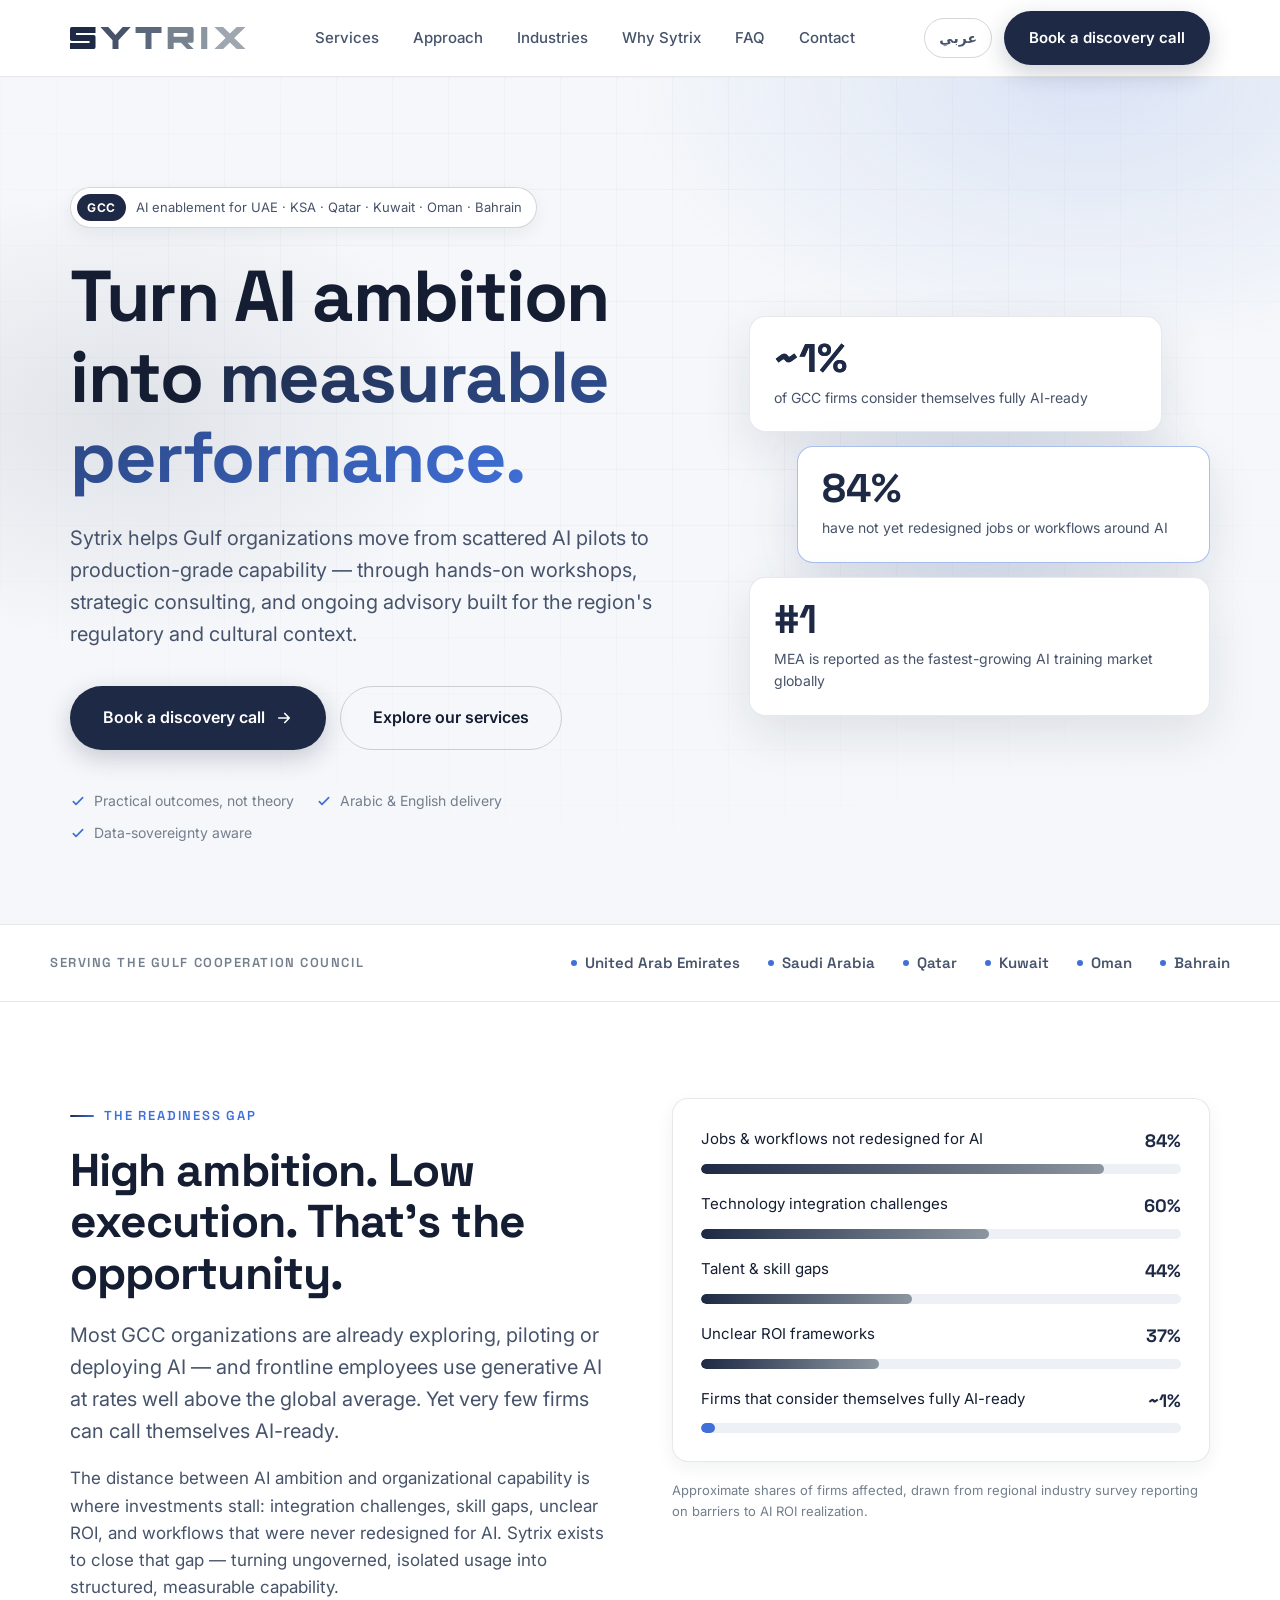
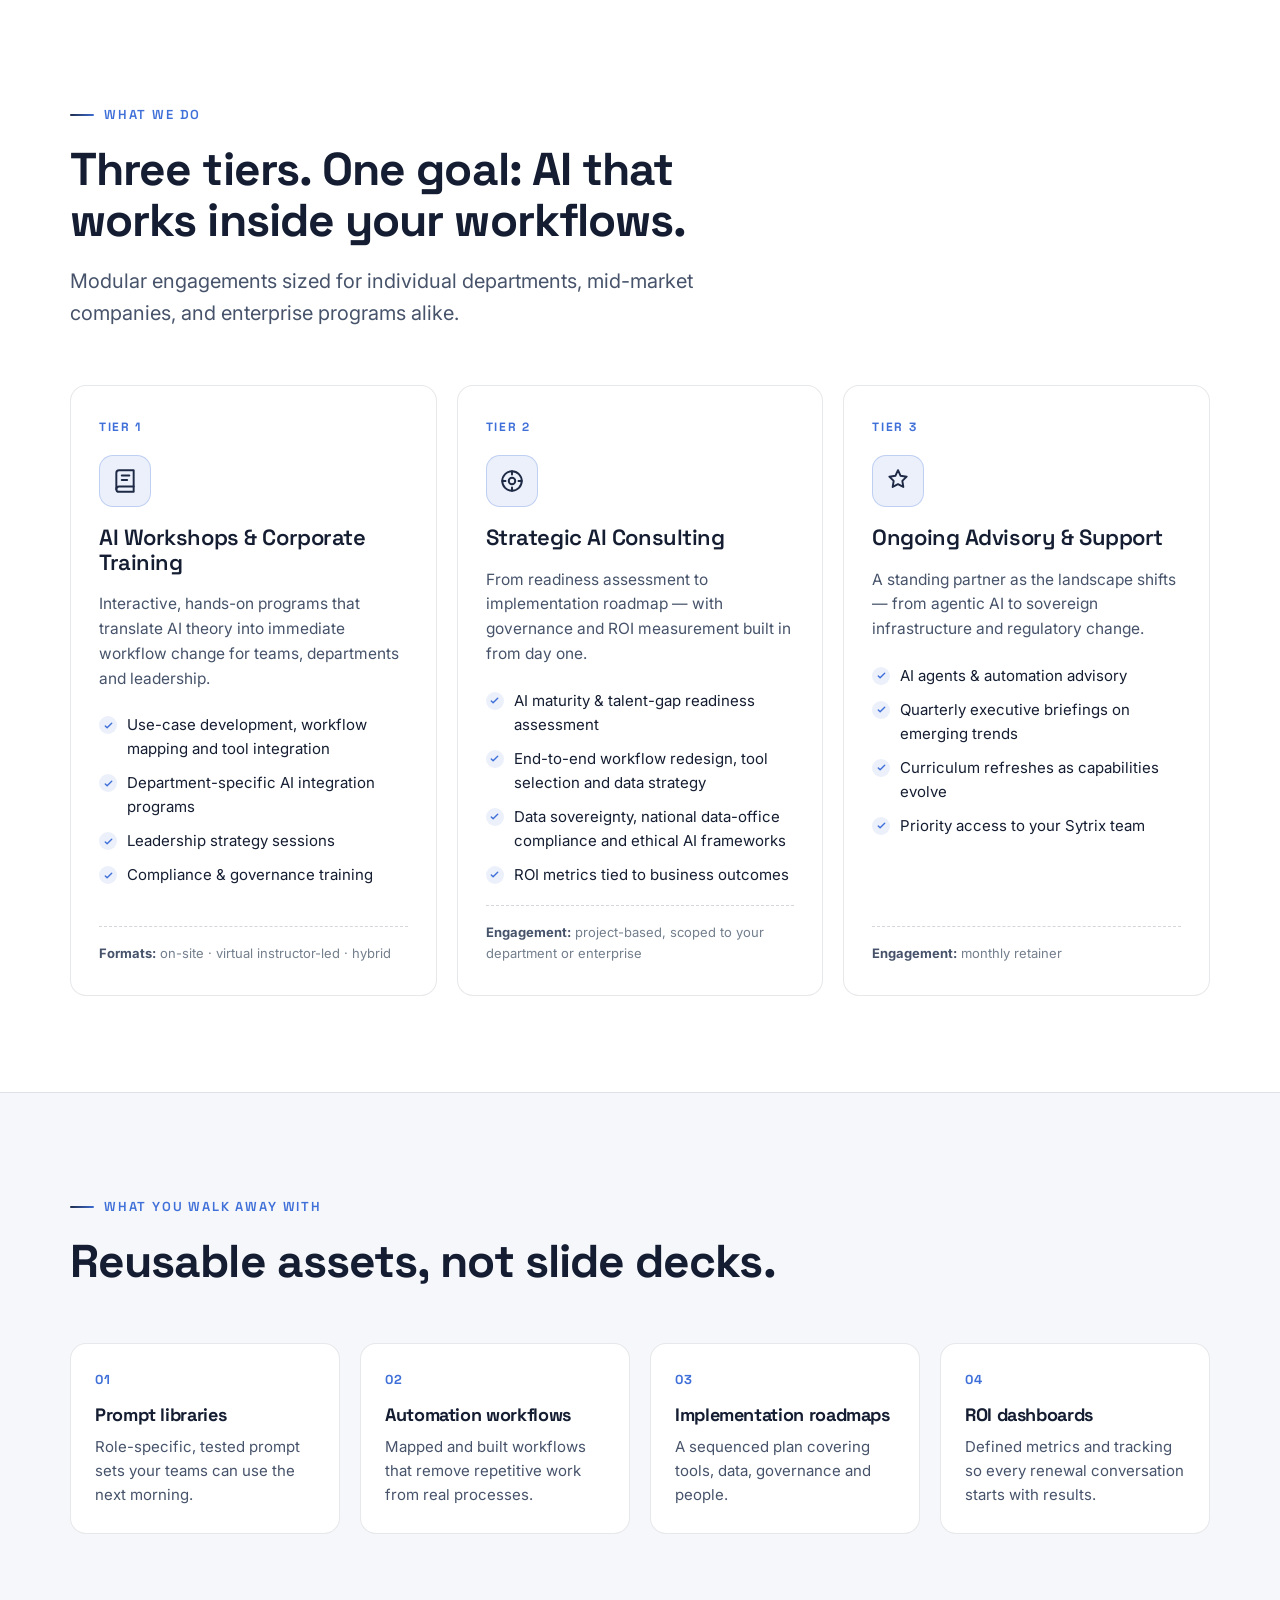
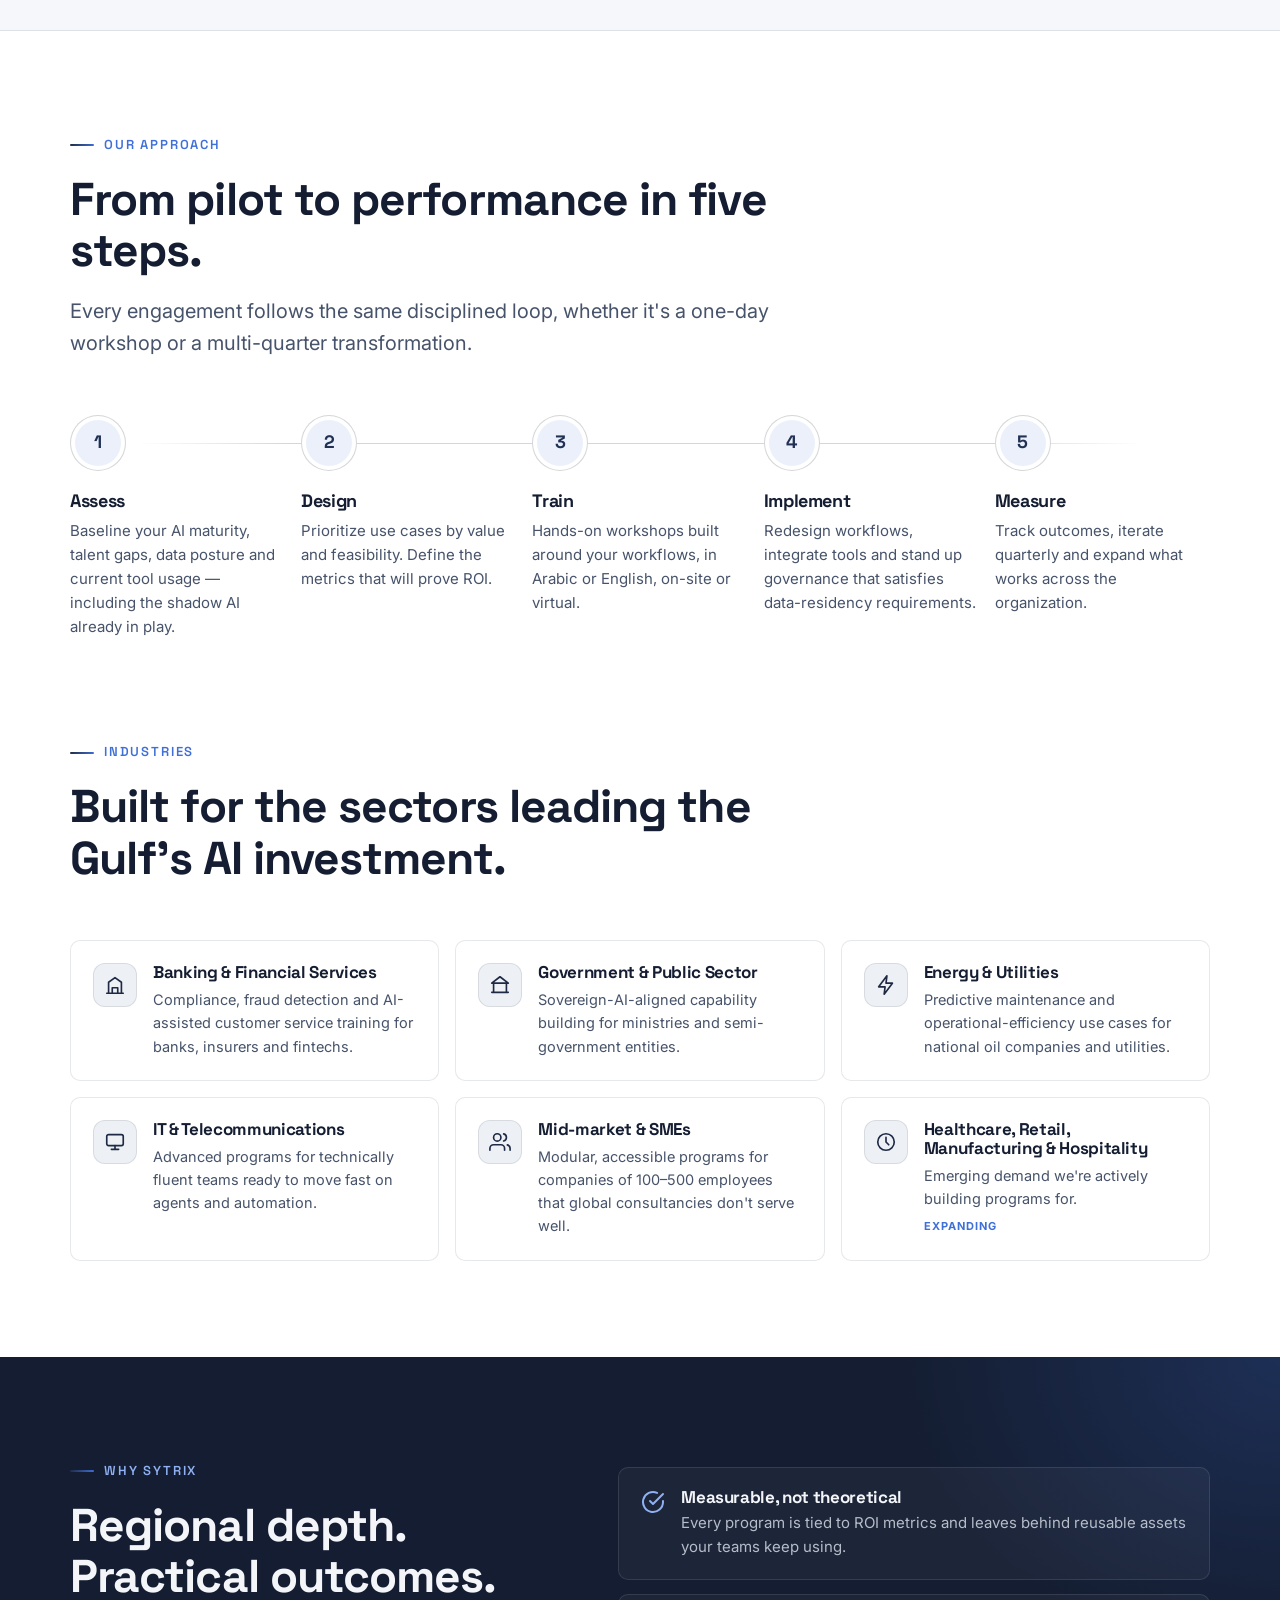
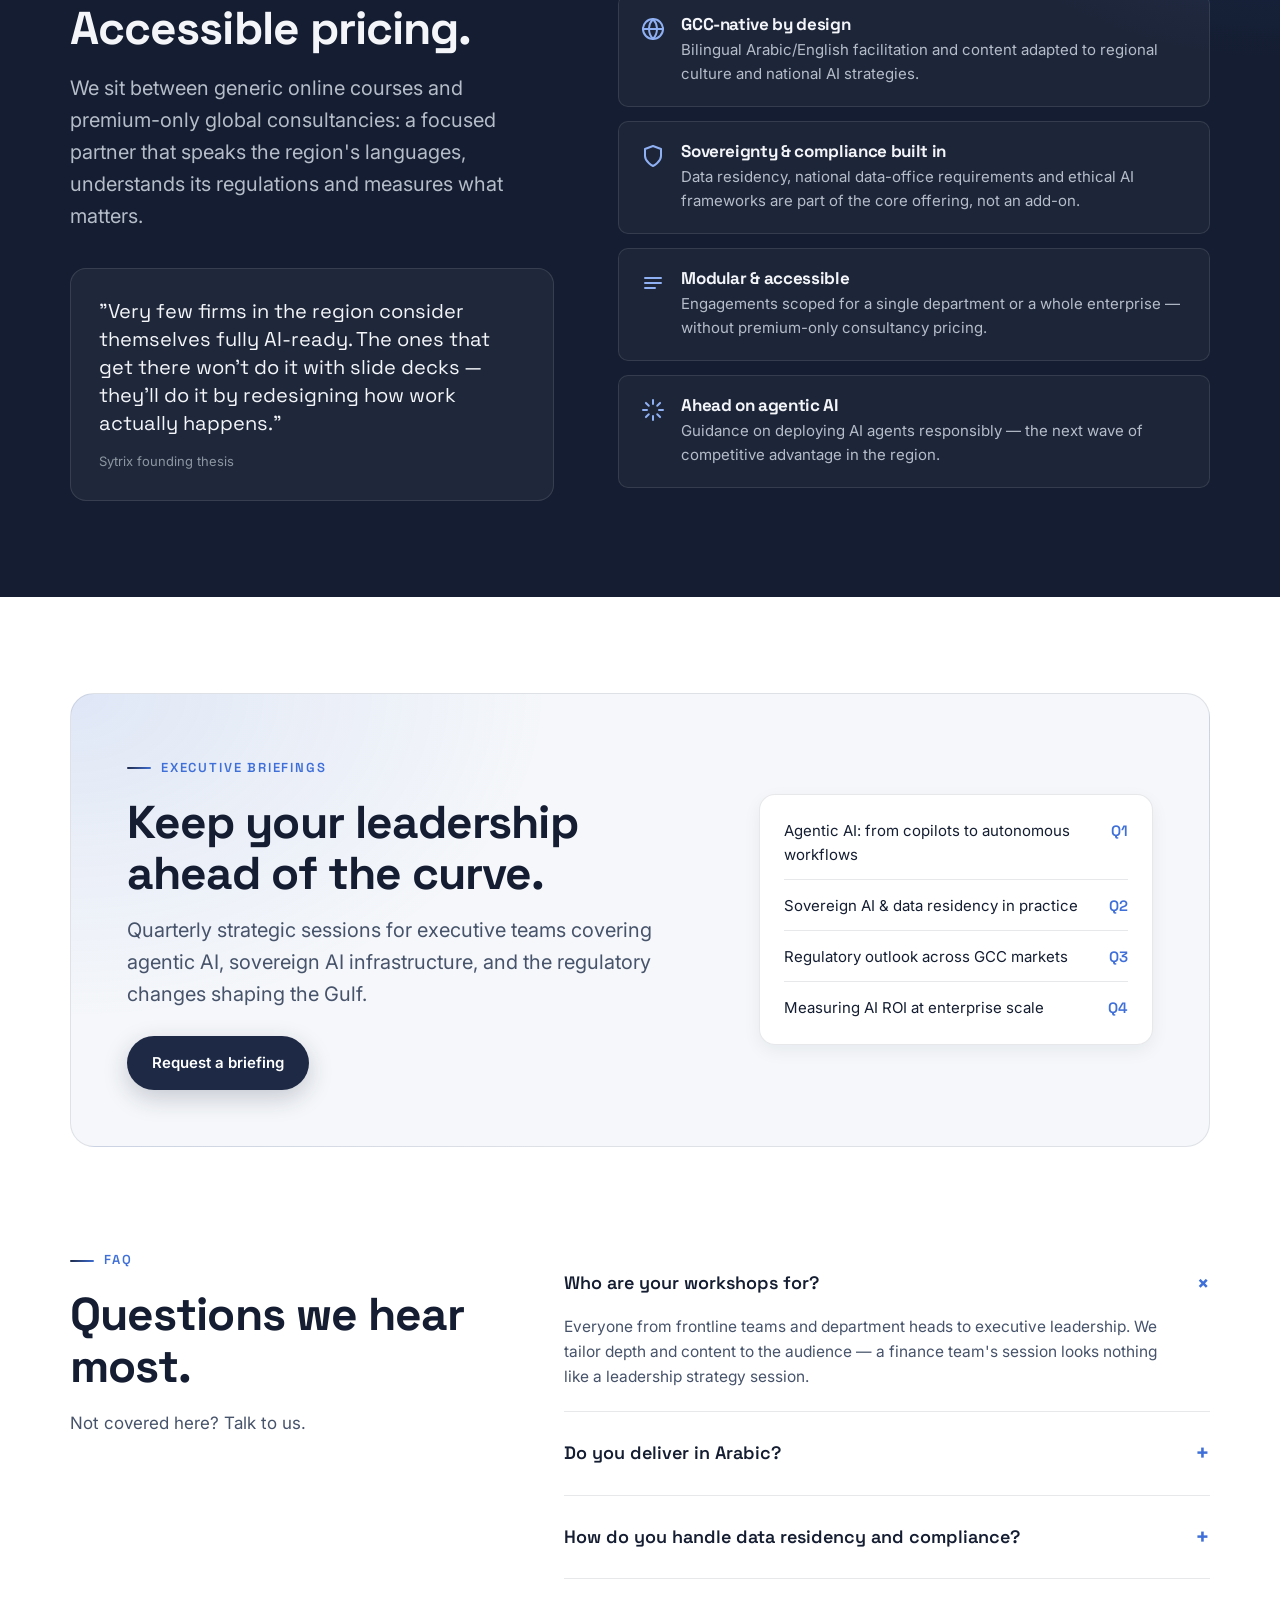
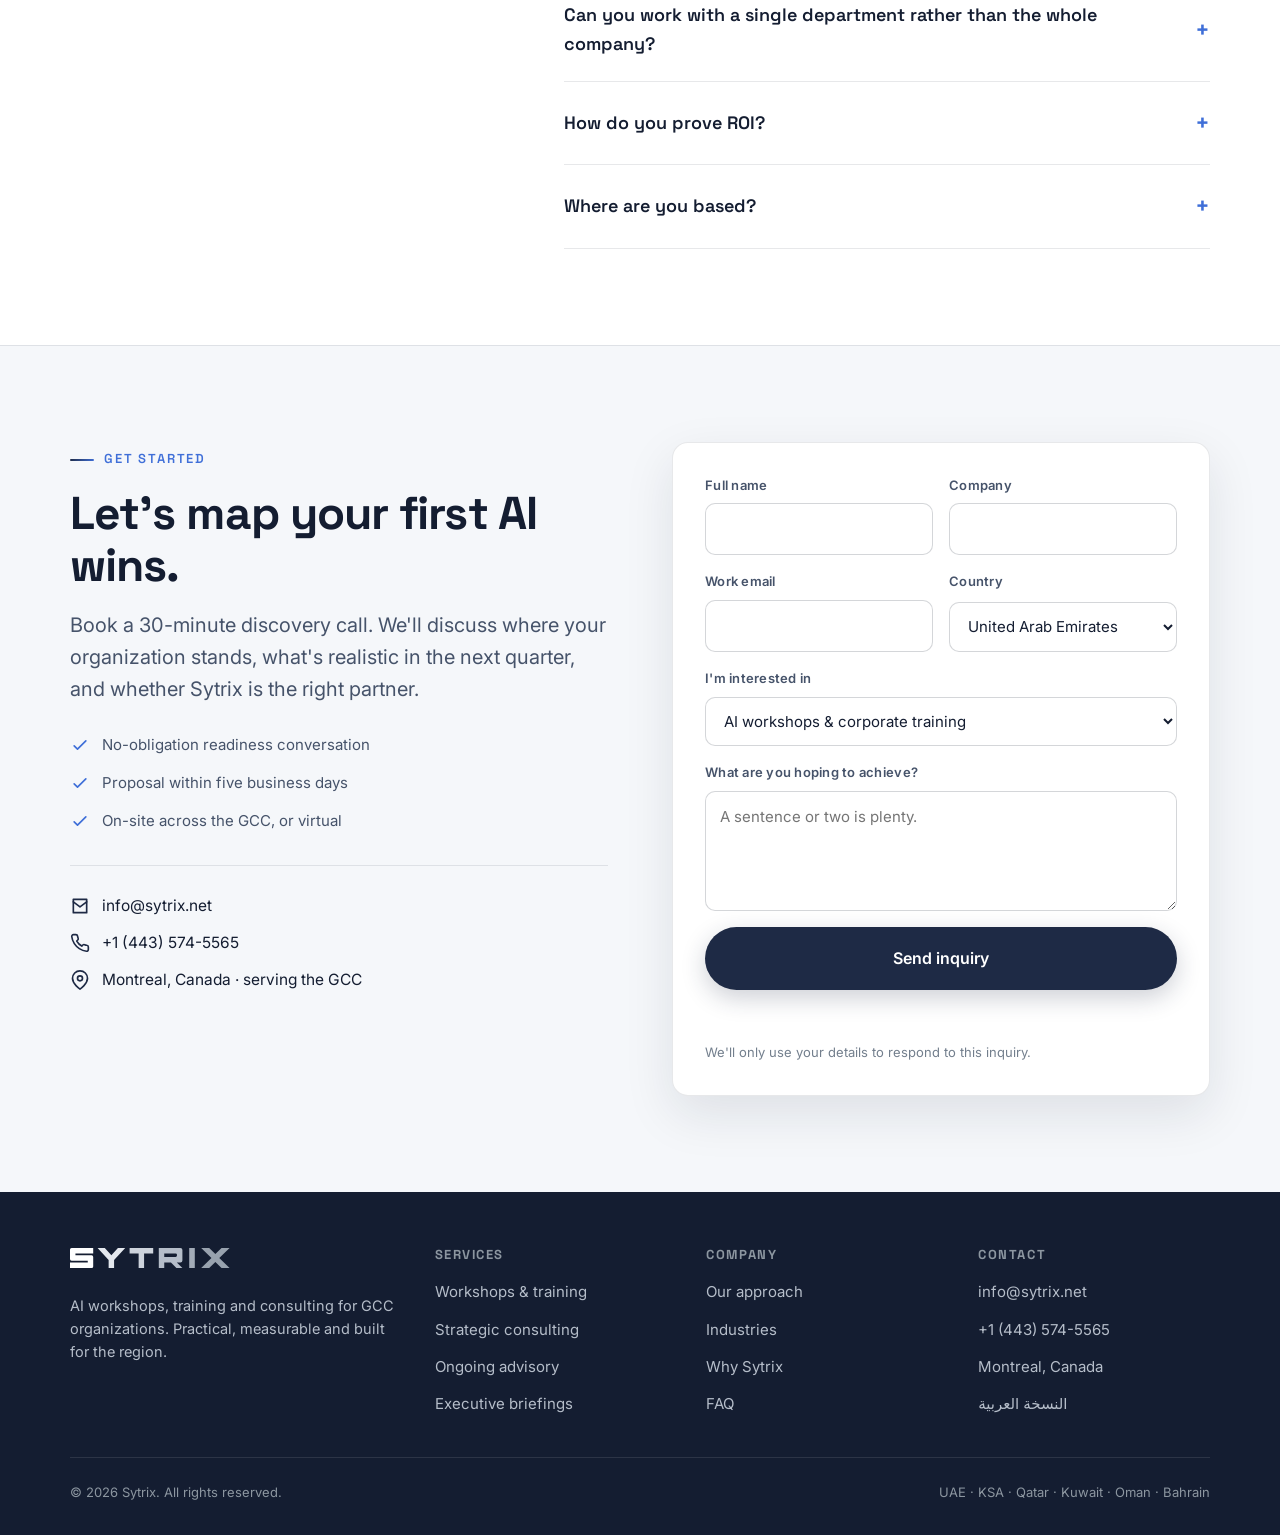
<file: index.html>
<!DOCTYPE html>
<html lang="en" dir="ltr" class="no-js">
<head>
  <meta charset="UTF-8">
  <meta name="viewport" content="width=device-width, initial-scale=1">
  <title>Sytrix — AI Workshops, Training &amp; Consulting for the GCC</title>
  <meta name="description" content="Sytrix helps GCC organizations move from AI pilots to measurable performance through hands-on workshops, strategic AI consulting, and ongoing advisory across the UAE, Saudi Arabia, Qatar, Kuwait, Oman and Bahrain.">
  <meta property="og:title" content="Sytrix — Turn AI ambition into measurable performance">
  <meta property="og:description" content="Practical AI enablement for GCC enterprises: workshops, consulting and advisory built for the region.">
  <meta property="og:type" content="website">
  <meta property="og:url" content="https://sytrix.net/">
  <meta property="og:site_name" content="Sytrix">
  <meta name="theme-color" content="#1E2A45">
  <link rel="canonical" href="https://sytrix.net/">
  <link rel="alternate" hreflang="en" href="https://sytrix.net/">
  <link rel="alternate" hreflang="ar" href="https://sytrix.net/ar/">
  <link rel="alternate" hreflang="x-default" href="https://sytrix.net/">
  <link rel="icon" href="assets/img/favicon.svg" type="image/svg+xml">
  <link rel="preconnect" href="https://fonts.googleapis.com">
  <link rel="preconnect" href="https://fonts.gstatic.com" crossorigin>
  <link href="https://fonts.googleapis.com/css2?family=Inter:wght@400;500;600&family=Space+Grotesk:wght@500;600;700&display=swap" rel="stylesheet">
  <link rel="stylesheet" href="assets/css/style.css">
</head>
<body>

  <!-- ================= HEADER ================= -->
  <header class="header" id="top">
    <div class="container header__inner">
      <a class="brand" href="#top" aria-label="Sytrix home">
        <img class="brand__logo" src="assets/img/logo.svg" alt="Sytrix" width="176" height="22">
      </a>
      <nav class="nav" aria-label="Primary">
        <a href="#services">Services</a>
        <a href="#approach">Approach</a>
        <a href="#industries">Industries</a>
        <a href="#why">Why Sytrix</a>
        <a href="#faq">FAQ</a>
        <a href="#contact">Contact</a>
      </nav>
      <div class="header__cta">
        <a class="lang-toggle" href="ar/" lang="ar" hreflang="ar" title="النسخة العربية">عربي</a>
        <a class="btn btn--primary" href="#contact">Book a discovery call</a>
        <button class="nav-toggle" type="button" aria-label="Toggle menu" aria-expanded="false"><span></span></button>
      </div>
    </div>
  </header>

  <main>

    <!-- ================= HERO ================= -->
    <section class="hero">
      <div class="hero__bg" aria-hidden="true"></div>
      <div class="container hero__grid">
        <div>
          <div class="hero__pill"><b>GCC</b> AI enablement for UAE · KSA · Qatar · Kuwait · Oman · Bahrain</div>
          <h1 class="h1">Turn AI ambition into <span class="gradient-text">measurable performance.</span></h1>
          <p class="lead">Sytrix helps Gulf organizations move from scattered AI pilots to production-grade capability — through hands-on workshops, strategic consulting, and ongoing advisory built for the region's regulatory and cultural context.</p>
          <div class="hero__actions">
            <a class="btn btn--primary btn--lg" href="#contact">Book a discovery call
              <svg viewBox="0 0 24 24" fill="none" stroke="currentColor" stroke-width="2.2" stroke-linecap="round" stroke-linejoin="round"><path d="M5 12h14M13 6l6 6-6 6"/></svg>
            </a>
            <a class="btn btn--ghost btn--lg" href="#services">Explore our services</a>
          </div>
          <ul class="hero__trust">
            <li><svg viewBox="0 0 24 24" fill="none" stroke="currentColor" stroke-width="2.5" stroke-linecap="round" stroke-linejoin="round"><path d="M5 13l4 4L19 7"/></svg> Practical outcomes, not theory</li>
            <li><svg viewBox="0 0 24 24" fill="none" stroke="currentColor" stroke-width="2.5" stroke-linecap="round" stroke-linejoin="round"><path d="M5 13l4 4L19 7"/></svg> Arabic &amp; English delivery</li>
            <li><svg viewBox="0 0 24 24" fill="none" stroke="currentColor" stroke-width="2.5" stroke-linecap="round" stroke-linejoin="round"><path d="M5 13l4 4L19 7"/></svg> Data-sovereignty aware</li>
          </ul>
        </div>

        <div class="hero__visual" aria-label="Key market indicators">
          <div class="hero__orbit" aria-hidden="true"></div>
          <div class="card-stack">
            <div class="stat-card stat-card--offset-2">
              <div class="stat-card__value gradient-text">~1%</div>
              <div class="stat-card__label">of GCC firms consider themselves fully AI-ready</div>
            </div>
            <div class="stat-card stat-card--accent stat-card--offset">
              <div class="stat-card__value">84%</div>
              <div class="stat-card__label">have not yet redesigned jobs or workflows around AI</div>
            </div>
            <div class="stat-card">
              <div class="stat-card__value accent">#1</div>
              <div class="stat-card__label">MEA is reported as the fastest-growing AI training market globally</div>
            </div>
          </div>
        </div>
      </div>
    </section>

    <!-- ================= REGIONS ================= -->
    <div class="regions">
      <div class="container regions__inner">
        <span class="regions__label">Serving the Gulf Cooperation Council</span>
        <ul class="regions__list">
          <li>United Arab Emirates</li>
          <li>Saudi Arabia</li>
          <li>Qatar</li>
          <li>Kuwait</li>
          <li>Oman</li>
          <li>Bahrain</li>
        </ul>
      </div>
    </div>

    <!-- ================= READINESS GAP ================= -->
    <section class="section" id="gap">
      <div class="container gap__grid">
        <div class="gap__copy reveal">
          <div class="eyebrow">The readiness gap</div>
          <h2 class="h2">High ambition. Low execution. That's the opportunity.</h2>
          <p class="lead" style="margin-top:20px">Most GCC organizations are already exploring, piloting or deploying AI — and frontline employees use generative AI at rates well above the global average. Yet very few firms can call themselves AI-ready.</p>
          <p class="muted" style="margin-top:18px">The distance between AI ambition and organizational capability is where investments stall: integration challenges, skill gaps, unclear ROI, and workflows that were never redesigned for AI. Sytrix exists to close that gap — turning ungoverned, isolated usage into structured, measurable capability.</p>
        </div>
        <div class="reveal">
          <div class="bars" id="bars">
            <div class="bar">
              <div class="bar__meta"><span>Jobs &amp; workflows not redesigned for AI</span><b>84%</b></div>
              <div class="bar__track"><div class="bar__fill" data-width="84"></div></div>
            </div>
            <div class="bar">
              <div class="bar__meta"><span>Technology integration challenges</span><b>60%</b></div>
              <div class="bar__track"><div class="bar__fill" data-width="60"></div></div>
            </div>
            <div class="bar">
              <div class="bar__meta"><span>Talent &amp; skill gaps</span><b>44%</b></div>
              <div class="bar__track"><div class="bar__fill" data-width="44"></div></div>
            </div>
            <div class="bar">
              <div class="bar__meta"><span>Unclear ROI frameworks</span><b>37%</b></div>
              <div class="bar__track"><div class="bar__fill" data-width="37"></div></div>
            </div>
            <div class="bar bar--accent">
              <div class="bar__meta"><span>Firms that consider themselves fully AI-ready</span><b>~1%</b></div>
              <div class="bar__track"><div class="bar__fill" data-width="3"></div></div>
            </div>
          </div>
          <p class="footnote">Approximate shares of firms affected, drawn from regional industry survey reporting on barriers to AI ROI realization.</p>
        </div>
      </div>
    </section>

    <!-- ================= SERVICES ================= -->
    <section class="section" id="services" style="padding-top:0">
      <div class="container">
        <div class="section-head reveal">
          <div class="eyebrow">What we do</div>
          <h2 class="h2">Three tiers. One goal: AI that works inside your workflows.</h2>
          <p class="lead" style="margin-top:18px">Modular engagements sized for individual departments, mid-market companies, and enterprise programs alike.</p>
        </div>
        <div class="services__grid">
          <article class="service reveal">
            <span class="service__tier">Tier 1</span>
            <div class="service__icon"><svg viewBox="0 0 24 24" fill="none" stroke="currentColor" stroke-width="1.8" stroke-linecap="round" stroke-linejoin="round"><path d="M4 19.5A2.5 2.5 0 0 1 6.5 17H20"/><path d="M6.5 2H20v20H6.5A2.5 2.5 0 0 1 4 19.5v-15A2.5 2.5 0 0 1 6.5 2z"/><path d="M9 7h7M9 11h5"/></svg></div>
            <h3 class="h3">AI Workshops &amp; Corporate Training</h3>
            <p>Interactive, hands-on programs that translate AI theory into immediate workflow change for teams, departments and leadership.</p>
            <ul>
              <li>Use-case development, workflow mapping and tool integration</li>
              <li>Department-specific AI integration programs</li>
              <li>Leadership strategy sessions</li>
              <li>Compliance &amp; governance training</li>
            </ul>
            <div class="service__formats"><b>Formats:</b> on-site · virtual instructor-led · hybrid</div>
          </article>

          <article class="service reveal">
            <span class="service__tier">Tier 2</span>
            <div class="service__icon"><svg viewBox="0 0 24 24" fill="none" stroke="currentColor" stroke-width="1.8" stroke-linecap="round" stroke-linejoin="round"><circle cx="12" cy="12" r="9"/><path d="M12 3v3M12 18v3M3 12h3M18 12h3"/><circle cx="12" cy="12" r="3"/></svg></div>
            <h3 class="h3">Strategic AI Consulting</h3>
            <p>From readiness assessment to implementation roadmap — with governance and ROI measurement built in from day one.</p>
            <ul>
              <li>AI maturity &amp; talent-gap readiness assessment</li>
              <li>End-to-end workflow redesign, tool selection and data strategy</li>
              <li>Data sovereignty, national data-office compliance and ethical AI frameworks</li>
              <li>ROI metrics tied to business outcomes</li>
            </ul>
            <div class="service__formats"><b>Engagement:</b> project-based, scoped to your department or enterprise</div>
          </article>

          <article class="service reveal">
            <span class="service__tier">Tier 3</span>
            <div class="service__icon"><svg viewBox="0 0 24 24" fill="none" stroke="currentColor" stroke-width="1.8" stroke-linecap="round" stroke-linejoin="round"><path d="M12 2l2.4 5.2L20 8l-4 3.9.9 5.6L12 14.9 7.1 17.5 8 11.9 4 8l5.6-.8z"/></svg></div>
            <h3 class="h3">Ongoing Advisory &amp; Support</h3>
            <p>A standing partner as the landscape shifts — from agentic AI to sovereign infrastructure and regulatory change.</p>
            <ul>
              <li>AI agents &amp; automation advisory</li>
              <li>Quarterly executive briefings on emerging trends</li>
              <li>Curriculum refreshes as capabilities evolve</li>
              <li>Priority access to your Sytrix team</li>
            </ul>
            <div class="service__formats"><b>Engagement:</b> monthly retainer</div>
          </article>
        </div>
      </div>
    </section>

    <!-- ================= OUTCOMES ================= -->
    <section class="section outcomes">
      <div class="container">
        <div class="section-head reveal">
          <div class="eyebrow">What you walk away with</div>
          <h2 class="h2">Reusable assets, not slide decks.</h2>
        </div>
        <div class="outcomes__grid">
          <div class="outcome reveal"><div class="outcome__num">01</div><h3>Prompt libraries</h3><p>Role-specific, tested prompt sets your teams can use the next morning.</p></div>
          <div class="outcome reveal"><div class="outcome__num">02</div><h3>Automation workflows</h3><p>Mapped and built workflows that remove repetitive work from real processes.</p></div>
          <div class="outcome reveal"><div class="outcome__num">03</div><h3>Implementation roadmaps</h3><p>A sequenced plan covering tools, data, governance and people.</p></div>
          <div class="outcome reveal"><div class="outcome__num">04</div><h3>ROI dashboards</h3><p>Defined metrics and tracking so every renewal conversation starts with results.</p></div>
        </div>
      </div>
    </section>

    <!-- ================= APPROACH ================= -->
    <section class="section process" id="approach">
      <div class="container">
        <div class="section-head reveal">
          <div class="eyebrow">Our approach</div>
          <h2 class="h2">From pilot to performance in five steps.</h2>
          <p class="lead" style="margin-top:18px">Every engagement follows the same disciplined loop, whether it's a one-day workshop or a multi-quarter transformation.</p>
        </div>
        <ol class="process__steps">
          <li class="step reveal"><div class="step__dot">1</div><h3>Assess</h3><p>Baseline your AI maturity, talent gaps, data posture and current tool usage — including the shadow AI already in play.</p></li>
          <li class="step reveal"><div class="step__dot">2</div><h3>Design</h3><p>Prioritize use cases by value and feasibility. Define the metrics that will prove ROI.</p></li>
          <li class="step reveal"><div class="step__dot">3</div><h3>Train</h3><p>Hands-on workshops built around your workflows, in Arabic or English, on-site or virtual.</p></li>
          <li class="step reveal"><div class="step__dot">4</div><h3>Implement</h3><p>Redesign workflows, integrate tools and stand up governance that satisfies data-residency requirements.</p></li>
          <li class="step reveal"><div class="step__dot">5</div><h3>Measure</h3><p>Track outcomes, iterate quarterly and expand what works across the organization.</p></li>
        </ol>
      </div>
    </section>

    <!-- ================= INDUSTRIES ================= -->
    <section class="section" id="industries" style="padding-top:0">
      <div class="container">
        <div class="section-head reveal">
          <div class="eyebrow">Industries</div>
          <h2 class="h2">Built for the sectors leading the Gulf's AI investment.</h2>
        </div>
        <div class="industries__grid">
          <div class="industry reveal">
            <div class="industry__icon"><svg viewBox="0 0 24 24" fill="none" stroke="currentColor" stroke-width="1.8" stroke-linecap="round" stroke-linejoin="round"><path d="M3 21h18M5 21V9l7-5 7 5v12M9 21v-6h6v6"/></svg></div>
            <div><h3>Banking &amp; Financial Services</h3><p>Compliance, fraud detection and AI-assisted customer service training for banks, insurers and fintechs.</p></div>
          </div>
          <div class="industry reveal">
            <div class="industry__icon"><svg viewBox="0 0 24 24" fill="none" stroke="currentColor" stroke-width="1.8" stroke-linecap="round" stroke-linejoin="round"><path d="M3 10h18M5 10v10M19 10v10M3 20h18M12 3l9 7H3z"/></svg></div>
            <div><h3>Government &amp; Public Sector</h3><p>Sovereign-AI-aligned capability building for ministries and semi-government entities.</p></div>
          </div>
          <div class="industry reveal">
            <div class="industry__icon"><svg viewBox="0 0 24 24" fill="none" stroke="currentColor" stroke-width="1.8" stroke-linecap="round" stroke-linejoin="round"><path d="M13 2L4 14h7l-1 8 9-12h-7z"/></svg></div>
            <div><h3>Energy &amp; Utilities</h3><p>Predictive maintenance and operational-efficiency use cases for national oil companies and utilities.</p></div>
          </div>
          <div class="industry reveal">
            <div class="industry__icon"><svg viewBox="0 0 24 24" fill="none" stroke="currentColor" stroke-width="1.8" stroke-linecap="round" stroke-linejoin="round"><rect x="3" y="4" width="18" height="12" rx="2"/><path d="M8 20h8M12 16v4"/></svg></div>
            <div><h3>IT &amp; Telecommunications</h3><p>Advanced programs for technically fluent teams ready to move fast on agents and automation.</p></div>
          </div>
          <div class="industry reveal">
            <div class="industry__icon"><svg viewBox="0 0 24 24" fill="none" stroke="currentColor" stroke-width="1.8" stroke-linecap="round" stroke-linejoin="round"><path d="M17 21v-2a4 4 0 0 0-4-4H5a4 4 0 0 0-4 4v2M23 21v-2a4 4 0 0 0-3-3.87M16 3.13a4 4 0 0 1 0 7.75"/><circle cx="9" cy="7" r="4"/></svg></div>
            <div><h3>Mid-market &amp; SMEs</h3><p>Modular, accessible programs for companies of 100–500 employees that global consultancies don't serve well.</p></div>
          </div>
          <div class="industry reveal">
            <div class="industry__icon"><svg viewBox="0 0 24 24" fill="none" stroke="currentColor" stroke-width="1.8" stroke-linecap="round" stroke-linejoin="round"><circle cx="12" cy="12" r="9"/><path d="M12 7v5l3 3"/></svg></div>
            <div><h3>Healthcare, Retail, Manufacturing &amp; Hospitality</h3><p>Emerging demand we're actively building programs for.</p><span class="industry__tag">Expanding</span></div>
          </div>
        </div>
      </div>
    </section>

    <!-- ================= WHY SYTRIX ================= -->
    <section class="section why dark" id="why">
      <div class="container why__grid">
        <div class="reveal">
          <div class="eyebrow">Why Sytrix</div>
          <h2 class="h2">Regional depth. Practical outcomes. Accessible pricing.</h2>
          <p class="lead" style="margin-top:18px">We sit between generic online courses and premium-only global consultancies: a focused partner that speaks the region's languages, understands its regulations and measures what matters.</p>
          <div class="quote">
            <p>"Very few firms in the region consider themselves fully AI-ready. The ones that get there won't do it with slide decks — they'll do it by redesigning how work actually happens."</p>
            <small>Sytrix founding thesis</small>
          </div>
        </div>
        <ul class="why__list reveal">
          <li class="why__item">
            <svg viewBox="0 0 24 24" fill="none" stroke="currentColor" stroke-width="2" stroke-linecap="round" stroke-linejoin="round"><path d="M22 11.08V12a10 10 0 1 1-5.93-9.14"/><path d="M22 4L12 14.01l-3-3"/></svg>
            <div><h3>Measurable, not theoretical</h3><p>Every program is tied to ROI metrics and leaves behind reusable assets your teams keep using.</p></div>
          </li>
          <li class="why__item">
            <svg viewBox="0 0 24 24" fill="none" stroke="currentColor" stroke-width="2" stroke-linecap="round" stroke-linejoin="round"><circle cx="12" cy="12" r="10"/><path d="M2 12h20M12 2a15.3 15.3 0 0 1 4 10 15.3 15.3 0 0 1-4 10 15.3 15.3 0 0 1-4-10 15.3 15.3 0 0 1 4-10z"/></svg>
            <div><h3>GCC-native by design</h3><p>Bilingual Arabic/English facilitation and content adapted to regional culture and national AI strategies.</p></div>
          </li>
          <li class="why__item">
            <svg viewBox="0 0 24 24" fill="none" stroke="currentColor" stroke-width="2" stroke-linecap="round" stroke-linejoin="round"><path d="M12 22s8-4 8-10V5l-8-3-8 3v7c0 6 8 10 8 10z"/></svg>
            <div><h3>Sovereignty &amp; compliance built in</h3><p>Data residency, national data-office requirements and ethical AI frameworks are part of the core offering, not an add-on.</p></div>
          </li>
          <li class="why__item">
            <svg viewBox="0 0 24 24" fill="none" stroke="currentColor" stroke-width="2" stroke-linecap="round" stroke-linejoin="round"><path d="M4 7h16M4 12h16M4 17h10"/></svg>
            <div><h3>Modular &amp; accessible</h3><p>Engagements scoped for a single department or a whole enterprise — without premium-only consultancy pricing.</p></div>
          </li>
          <li class="why__item">
            <svg viewBox="0 0 24 24" fill="none" stroke="currentColor" stroke-width="2" stroke-linecap="round" stroke-linejoin="round"><path d="M12 2v4M12 18v4M4.93 4.93l2.83 2.83M16.24 16.24l2.83 2.83M2 12h4M18 12h4M4.93 19.07l2.83-2.83M16.24 7.76l2.83-2.83"/></svg>
            <div><h3>Ahead on agentic AI</h3><p>Guidance on deploying AI agents responsibly — the next wave of competitive advantage in the region.</p></div>
          </li>
        </ul>
      </div>
    </section>

    <!-- ================= AGENTIC BAND ================= -->
    <section class="section">
      <div class="container">
        <div class="band reveal">
          <div class="band__grid">
            <div>
              <div class="eyebrow">Executive briefings</div>
              <h2 class="h2">Keep your leadership ahead of the curve.</h2>
              <p class="lead">Quarterly strategic sessions for executive teams covering agentic AI, sovereign AI infrastructure, and the regulatory changes shaping the Gulf.</p>
              <a class="btn btn--primary" href="#contact">Request a briefing</a>
            </div>
            <ul class="band__panel">
              <li><span>Agentic AI: from copilots to autonomous workflows</span><span>Q1</span></li>
              <li><span>Sovereign AI &amp; data residency in practice</span><span>Q2</span></li>
              <li><span>Regulatory outlook across GCC markets</span><span>Q3</span></li>
              <li><span>Measuring AI ROI at enterprise scale</span><span>Q4</span></li>
            </ul>
          </div>
        </div>
      </div>
    </section>

    <!-- ================= FAQ ================= -->
    <section class="section faq" id="faq" style="padding-top:0">
      <div class="container faq__grid">
        <div class="reveal">
          <div class="eyebrow">FAQ</div>
          <h2 class="h2">Questions we hear most.</h2>
          <p class="muted" style="margin-top:18px">Not covered here? <a href="#contact" style="color:var(--brand-teal)">Talk to us.</a></p>
        </div>
        <div class="reveal">
          <details open>
            <summary>Who are your workshops for?</summary>
            <p>Everyone from frontline teams and department heads to executive leadership. We tailor depth and content to the audience — a finance team's session looks nothing like a leadership strategy session.</p>
          </details>
          <details>
            <summary>Do you deliver in Arabic?</summary>
            <p>Yes. Programs are available in Arabic, English or bilingual formats, with content adapted to regional context from day one.</p>
          </details>
          <details>
            <summary>How do you handle data residency and compliance?</summary>
            <p>Governance and data sovereignty are part of the core offering. We help you select tools and hosting approaches that satisfy national data-management requirements and build ethical AI frameworks appropriate to your sector.</p>
          </details>
          <details>
            <summary>Can you work with a single department rather than the whole company?</summary>
            <p>Absolutely — modular engagements for individual departments are one of the ways we differ from premium enterprise-only consultancies.</p>
          </details>
          <details>
            <summary>How do you prove ROI?</summary>
            <p>We define outcome metrics during the assessment phase and track them throughout the engagement, so results — time saved, throughput, quality, revenue impact — are visible before any renewal conversation.</p>
          </details>
          <details>
            <summary>Where are you based?</summary>
            <p>Sytrix is headquartered in Montreal, Canada, and delivers across all six GCC markets on-site or virtually, with facilitators working in Gulf time zones.</p>
          </details>
        </div>
      </div>
    </section>

    <!-- ================= CONTACT ================= -->
    <section class="section contact" id="contact">
      <div class="container contact__grid">
        <div class="reveal">
          <div class="eyebrow">Get started</div>
          <h2 class="h2">Let's map your first AI wins.</h2>
          <p class="lead" style="margin-top:18px">Book a 30-minute discovery call. We'll discuss where your organization stands, what's realistic in the next quarter, and whether Sytrix is the right partner.</p>
          <ul class="contact__points">
            <li><svg viewBox="0 0 24 24" fill="none" stroke="currentColor" stroke-width="2" stroke-linecap="round" stroke-linejoin="round"><path d="M5 13l4 4L19 7"/></svg> No-obligation readiness conversation</li>
            <li><svg viewBox="0 0 24 24" fill="none" stroke="currentColor" stroke-width="2" stroke-linecap="round" stroke-linejoin="round"><path d="M5 13l4 4L19 7"/></svg> Proposal within five business days</li>
            <li><svg viewBox="0 0 24 24" fill="none" stroke="currentColor" stroke-width="2" stroke-linecap="round" stroke-linejoin="round"><path d="M5 13l4 4L19 7"/></svg> On-site across the GCC, or virtual</li>
          </ul>
          <ul class="contact__details">
            <li><svg viewBox="0 0 24 24" fill="none" stroke="currentColor" stroke-width="2" stroke-linecap="round" stroke-linejoin="round"><path d="M4 4h16v16H4z"/><path d="M4 7l8 6 8-6"/></svg><a href="mailto:info@sytrix.net" data-contact-email>info@sytrix.net</a></li>
            <li><svg viewBox="0 0 24 24" fill="none" stroke="currentColor" stroke-width="2" stroke-linecap="round" stroke-linejoin="round"><path d="M22 16.9v3a2 2 0 0 1-2.2 2 19.8 19.8 0 0 1-8.6-3.1 19.5 19.5 0 0 1-6-6A19.8 19.8 0 0 1 2.1 4.2 2 2 0 0 1 4.1 2h3a2 2 0 0 1 2 1.7c.1.9.4 1.8.7 2.6a2 2 0 0 1-.5 2.1L8.1 9.7a16 16 0 0 0 6 6l1.3-1.3a2 2 0 0 1 2.1-.4c.8.3 1.7.6 2.6.7a2 2 0 0 1 1.9 2z"/></svg><a href="tel:+14435745565" data-contact-phone dir="ltr">+1 (443) 574-5565</a></li>
            <li><svg viewBox="0 0 24 24" fill="none" stroke="currentColor" stroke-width="2" stroke-linecap="round" stroke-linejoin="round"><path d="M21 10c0 7-9 13-9 13S3 17 3 10a9 9 0 0 1 18 0z"/><circle cx="12" cy="10" r="3"/></svg><span>Montreal, Canada · serving the GCC</span></li>
          </ul>
        </div>
        <form class="form reveal" id="contact-form" novalidate
              data-msg-required="Please fill in your name, company and work email."
              data-msg-email="That email address doesn't look right."
              data-msg-sending="Sending…"
              data-msg-success="Thanks — we'll be in touch within one business day."
              data-msg-error="Something went wrong. Please email us directly at"
              data-msg-mailto="Opening your email client… If nothing happens, write to">
          <div class="form__row">
            <div class="field"><label for="name">Full name</label><input id="name" name="name" type="text" autocomplete="name" required></div>
            <div class="field"><label for="company">Company</label><input id="company" name="company" type="text" autocomplete="organization" required></div>
          </div>
          <div class="form__row">
            <div class="field"><label for="email">Work email</label><input id="email" name="email" type="email" autocomplete="email" required></div>
            <div class="field"><label for="country">Country</label>
              <select id="country" name="country">
                <option>United Arab Emirates</option><option>Saudi Arabia</option><option>Qatar</option><option>Kuwait</option><option>Oman</option><option>Bahrain</option><option>Other</option>
              </select>
            </div>
          </div>
          <div class="field"><label for="interest">I'm interested in</label>
            <select id="interest" name="interest">
              <option>AI workshops &amp; corporate training</option>
              <option>Strategic AI consulting</option>
              <option>Ongoing advisory / retainer</option>
              <option>Executive briefing</option>
              <option>Not sure yet</option>
            </select>
          </div>
          <div class="field"><label for="message">What are you hoping to achieve?</label><textarea id="message" name="message" placeholder="A sentence or two is plenty."></textarea></div>
          <button class="btn btn--primary btn--lg" type="submit">Send inquiry</button>
          <p class="form__status" id="form-status" role="status" aria-live="polite"></p>
          <p class="form__note">We'll only use your details to respond to this inquiry.</p>
        </form>
      </div>
    </section>

  </main>

  <!-- ================= FOOTER ================= -->
  <footer class="footer dark">
    <div class="container">
      <div class="footer__grid">
        <div>
          <a class="brand" href="#top" aria-label="Sytrix home"><img class="brand__logo" src="assets/img/logo-light.svg" alt="Sytrix" width="160" height="20"></a>
          <p>AI workshops, training and consulting for GCC organizations. Practical, measurable and built for the region.</p>
        </div>
        <div>
          <h4>Services</h4>
          <ul>
            <li><a href="#services">Workshops &amp; training</a></li>
            <li><a href="#services">Strategic consulting</a></li>
            <li><a href="#services">Ongoing advisory</a></li>
            <li><a href="#contact">Executive briefings</a></li>
          </ul>
        </div>
        <div>
          <h4>Company</h4>
          <ul>
            <li><a href="#approach">Our approach</a></li>
            <li><a href="#industries">Industries</a></li>
            <li><a href="#why">Why Sytrix</a></li>
            <li><a href="#faq">FAQ</a></li>
          </ul>
        </div>
        <div>
          <h4>Contact</h4>
          <ul>
            <li><a href="mailto:info@sytrix.net" data-contact-email>info@sytrix.net</a></li>
            <li><a href="tel:+14435745565" data-contact-phone dir="ltr">+1 (443) 574-5565</a></li>
            <li><span>Montreal, Canada</span></li>
            <li><a href="ar/" lang="ar" hreflang="ar">النسخة العربية</a></li>
          </ul>
        </div>
      </div>
      <div class="footer__bottom">
        <span>© <span id="year"></span> Sytrix. All rights reserved.</span>
        <span>UAE · KSA · Qatar · Kuwait · Oman · Bahrain</span>
      </div>
    </div>
  </footer>

  <script src="assets/js/main.js"></script>
</body>
</html>
</file>
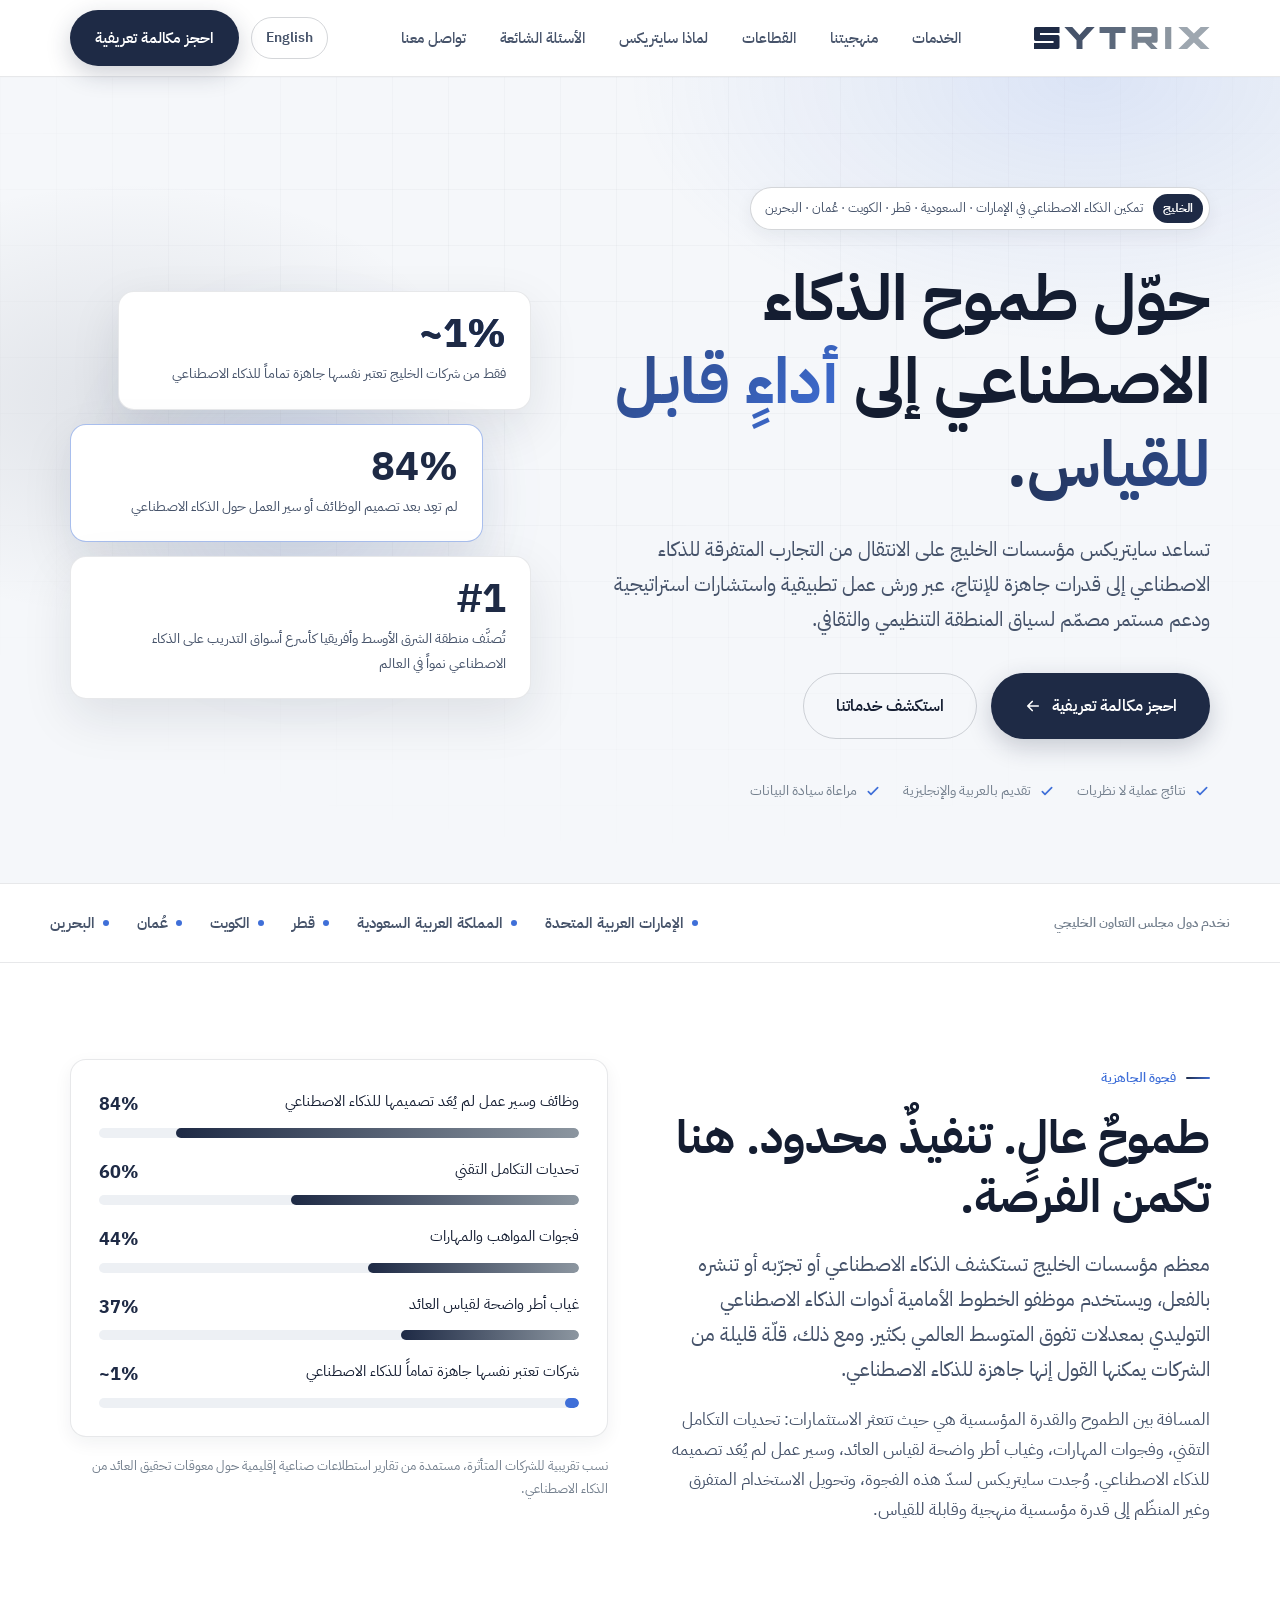
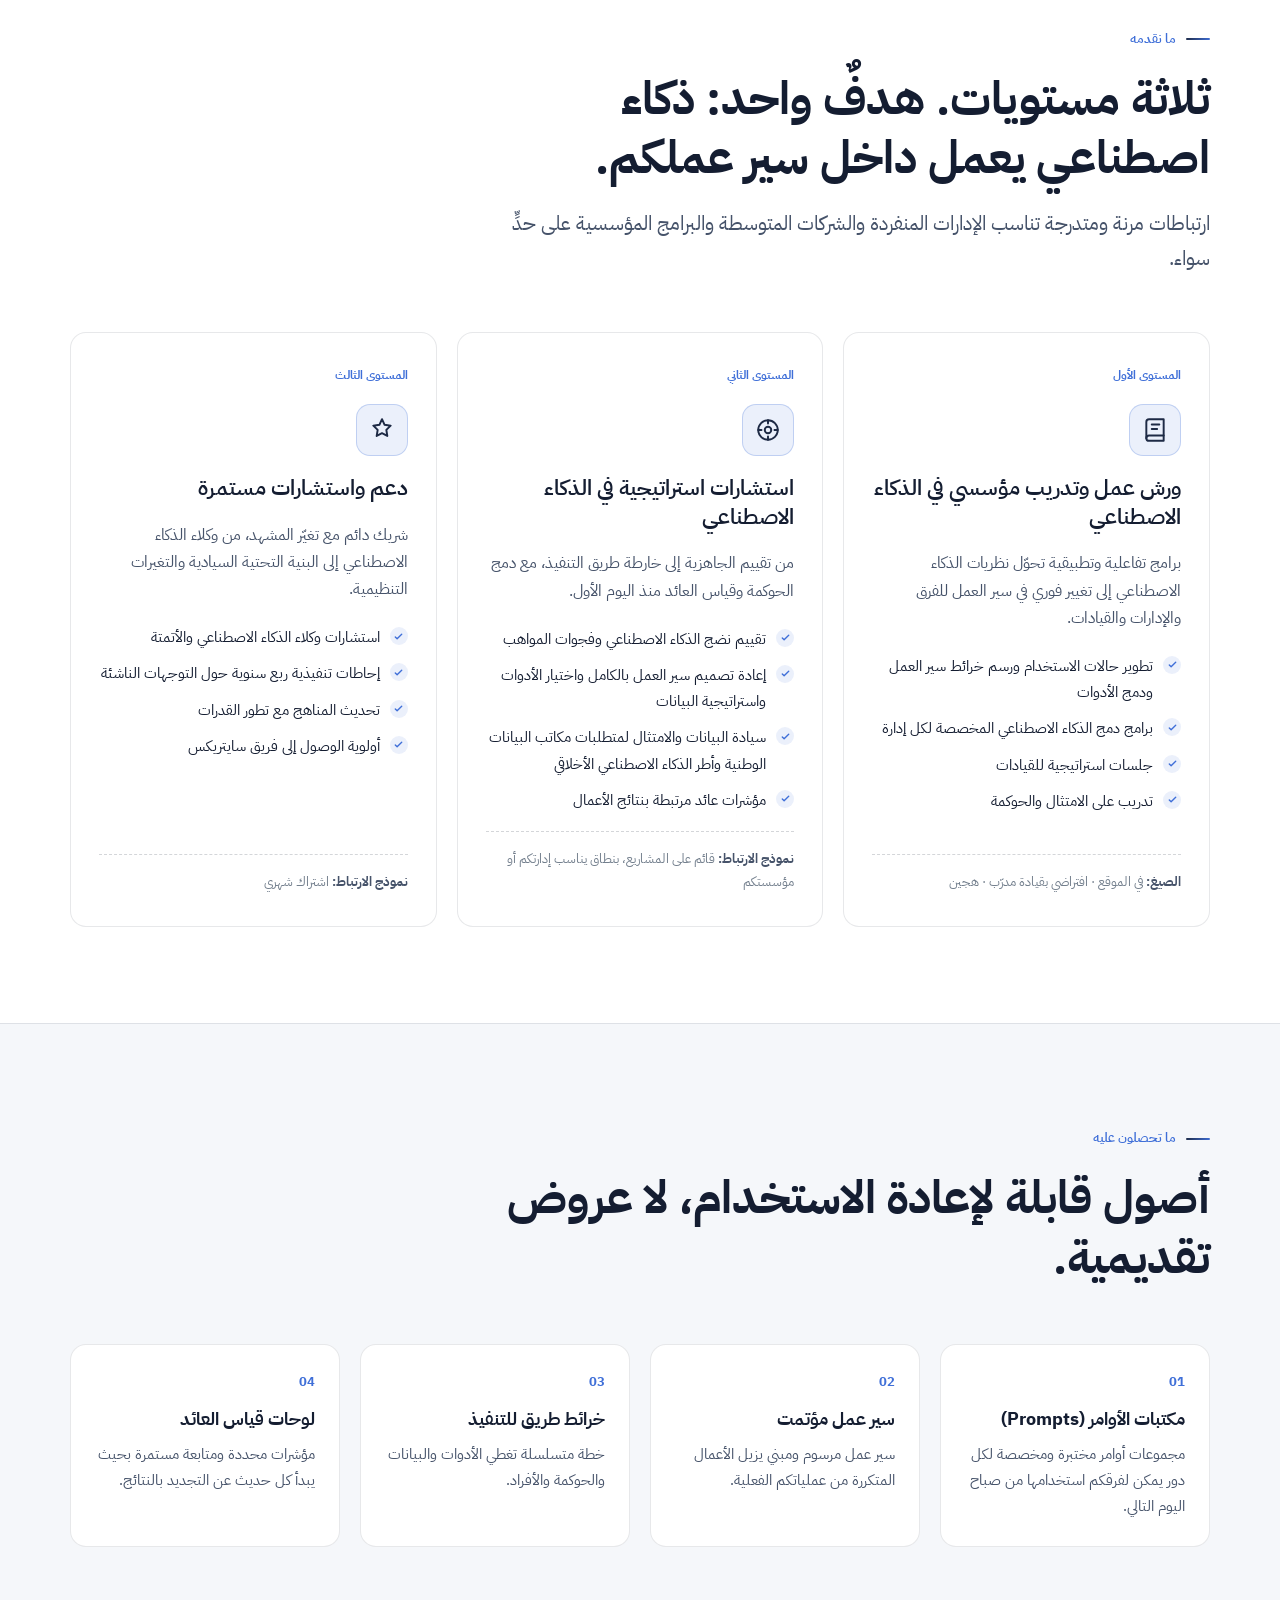
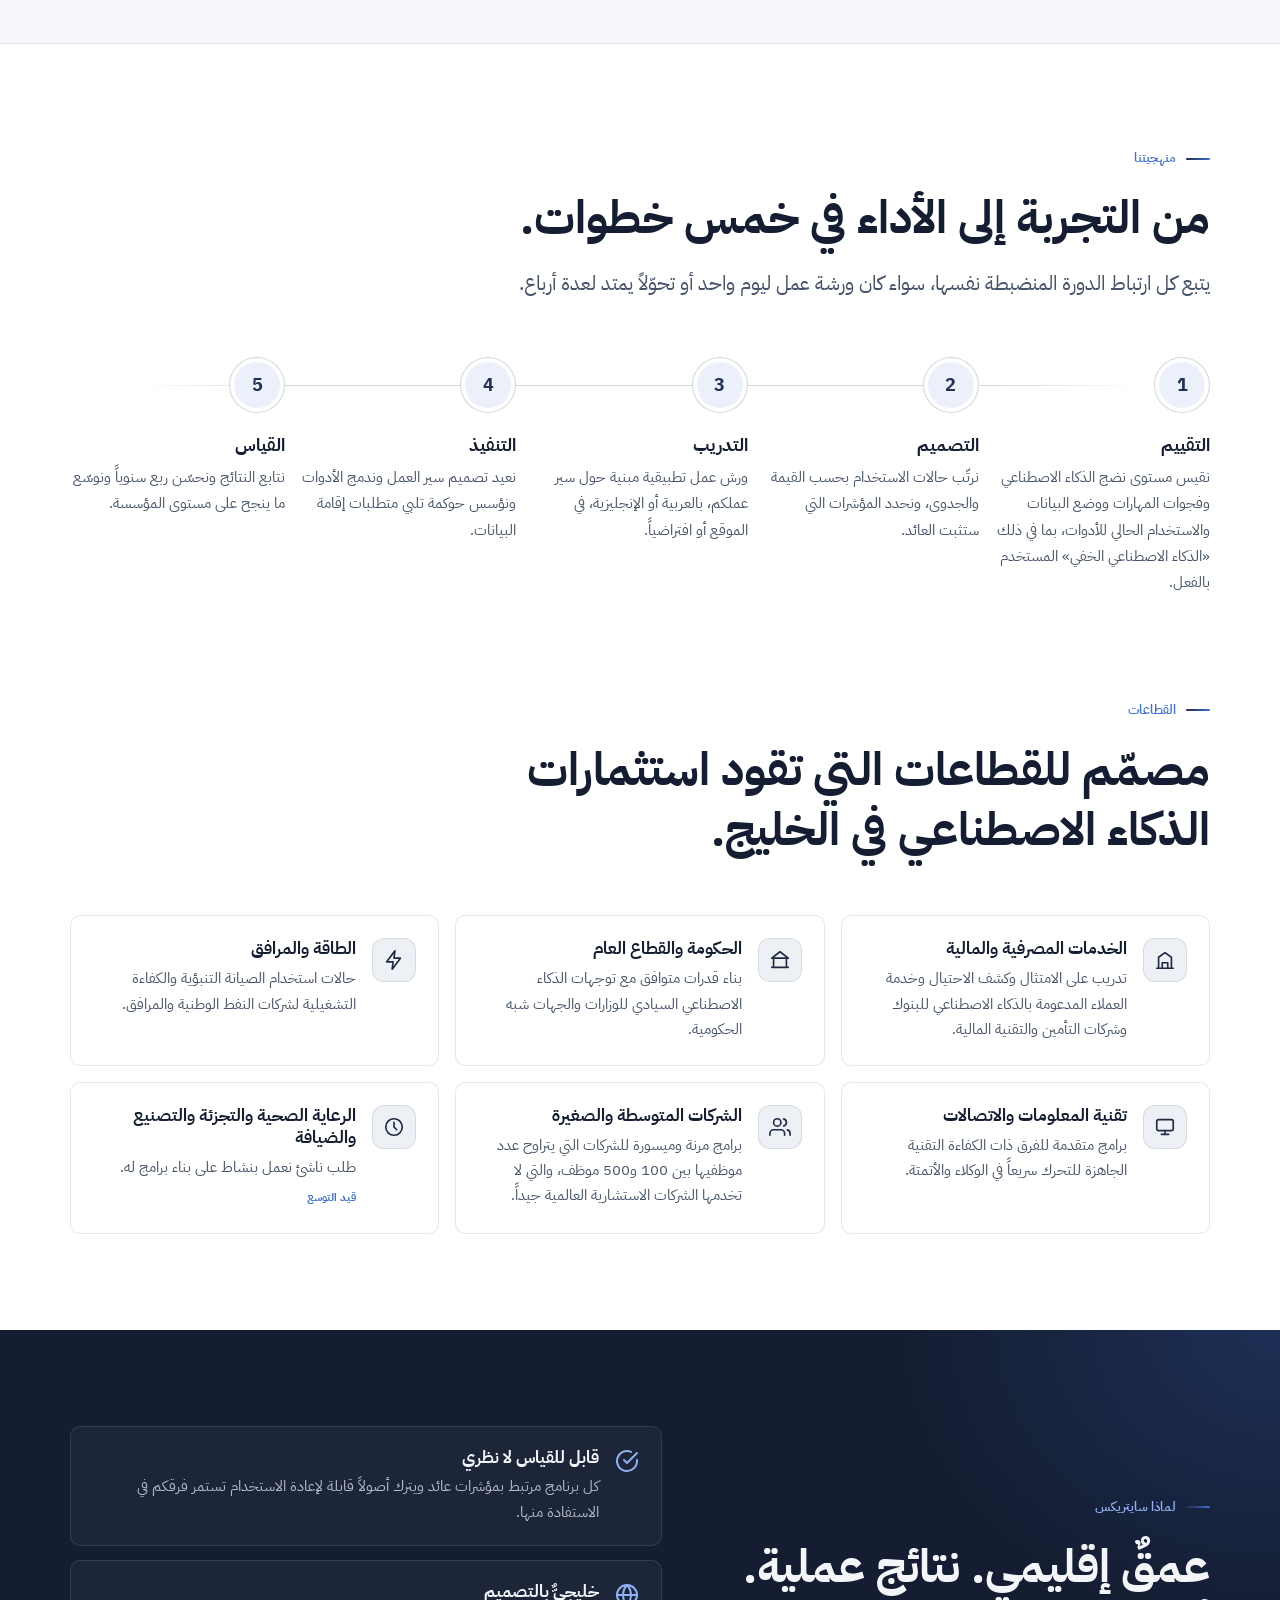
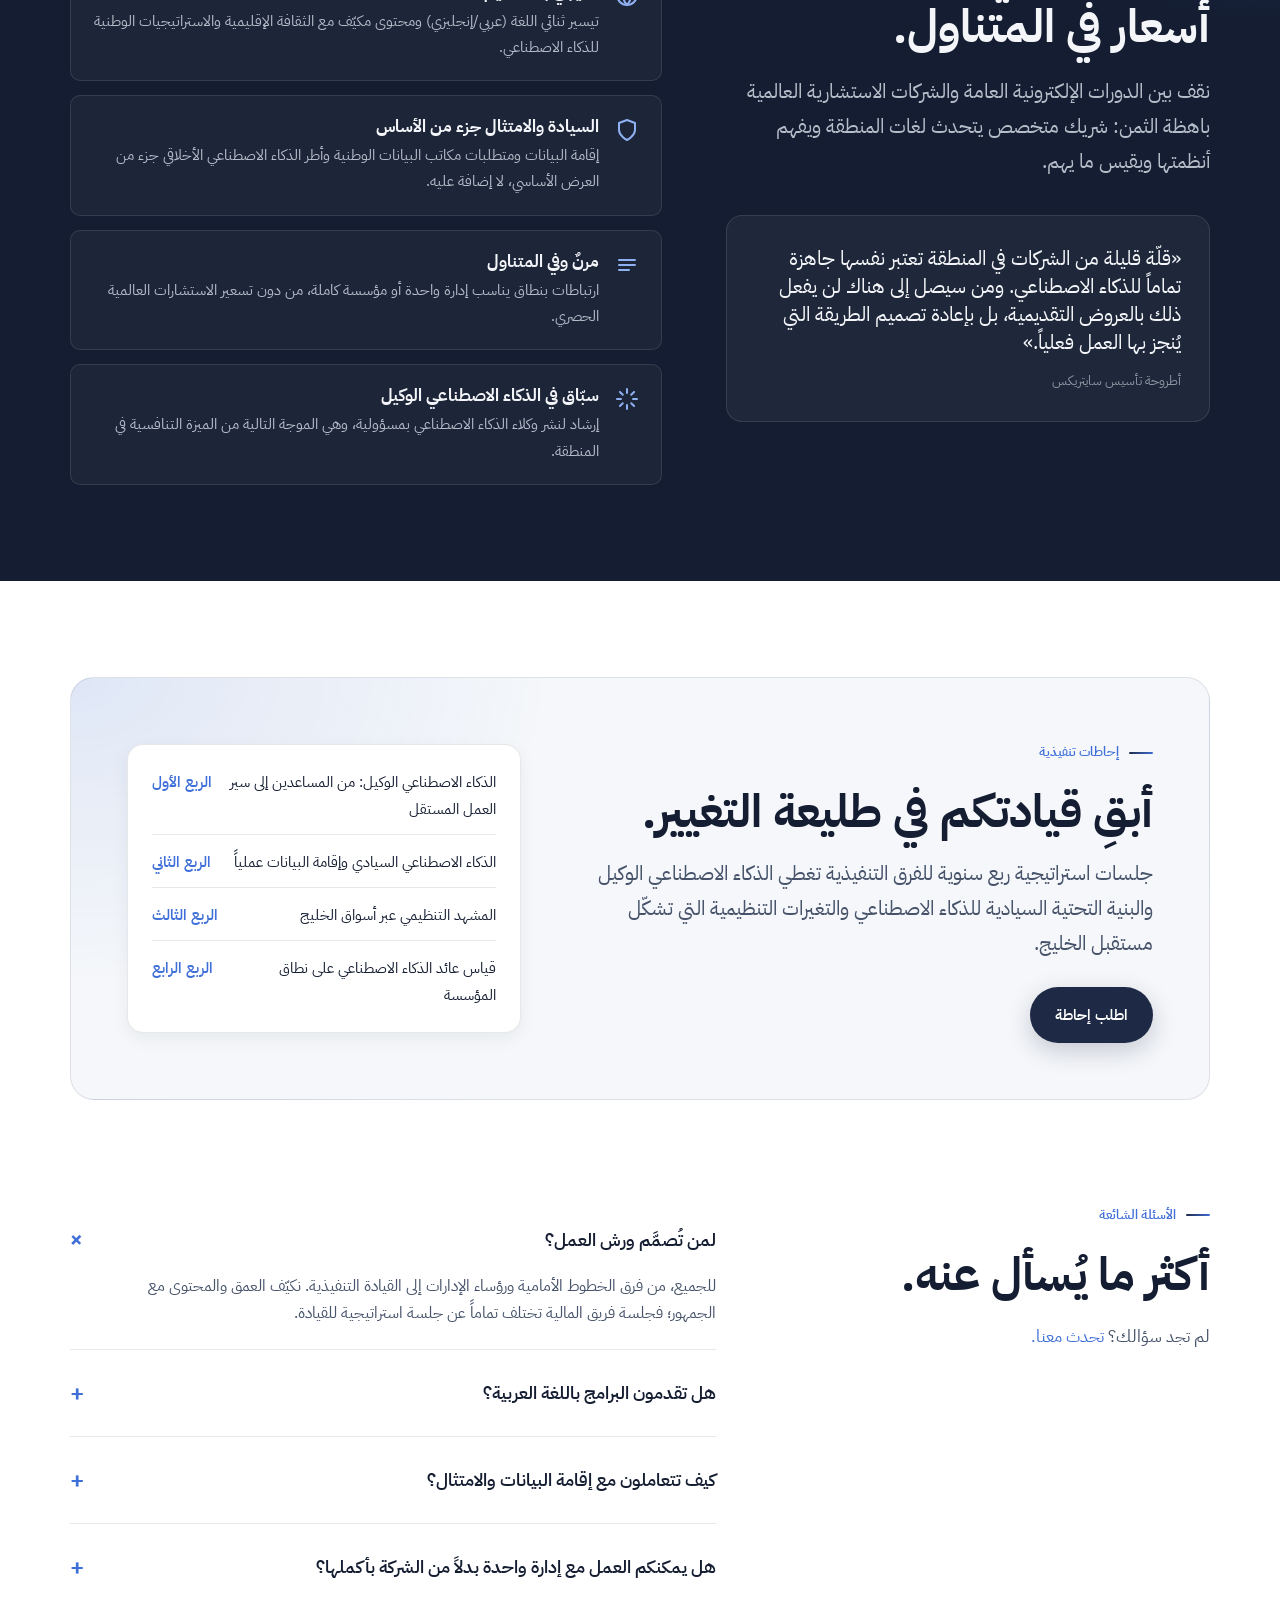
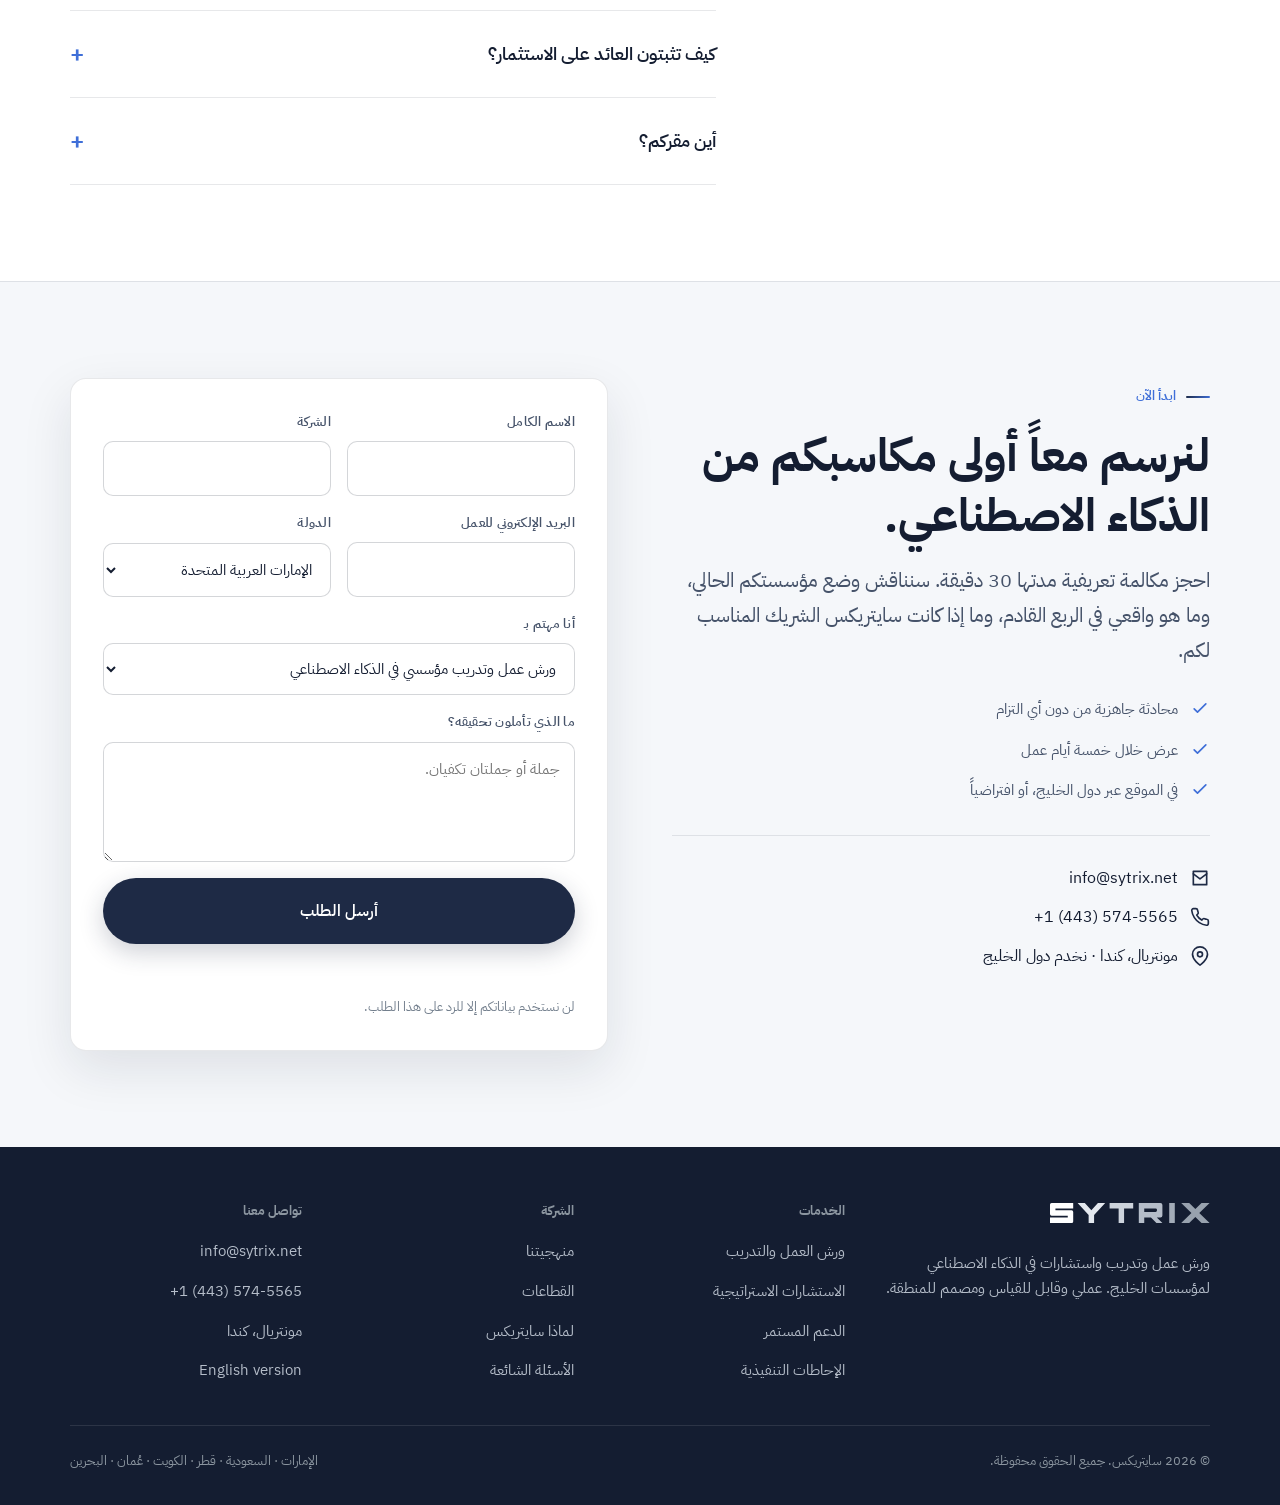
<file: ar/index.html>
<!DOCTYPE html>
<html lang="ar" dir="rtl" class="no-js">
<head>
  <meta charset="UTF-8">
  <meta name="viewport" content="width=device-width, initial-scale=1">
  <title>سايتريكس — ورش عمل وتدريب واستشارات في الذكاء الاصطناعي لدول الخليج</title>
  <meta name="description" content="تساعد سايتريكس مؤسسات الخليج على الانتقال من تجارب الذكاء الاصطناعي إلى أداء قابل للقياس عبر ورش عمل تطبيقية واستشارات استراتيجية ودعم مستمر في الإمارات والسعودية وقطر والكويت وعُمان والبحرين.">
  <meta property="og:title" content="سايتريكس — حوّل طموح الذكاء الاصطناعي إلى أداء قابل للقياس">
  <meta property="og:description" content="تمكين عملي للذكاء الاصطناعي لمؤسسات الخليج: ورش عمل واستشارات ودعم مستمر مصمم للمنطقة.">
  <meta property="og:type" content="website">
  <meta property="og:url" content="https://sytrix.net/ar/">
  <meta property="og:site_name" content="Sytrix">
  <meta property="og:locale" content="ar_AE">
  <meta name="theme-color" content="#1E2A45">
  <link rel="canonical" href="https://sytrix.net/ar/">
  <link rel="alternate" hreflang="ar" href="https://sytrix.net/ar/">
  <link rel="alternate" hreflang="en" href="https://sytrix.net/">
  <link rel="alternate" hreflang="x-default" href="https://sytrix.net/">
  <link rel="icon" href="../assets/img/favicon.svg" type="image/svg+xml">
  <link rel="preconnect" href="https://fonts.googleapis.com">
  <link rel="preconnect" href="https://fonts.gstatic.com" crossorigin>
  <link href="https://fonts.googleapis.com/css2?family=IBM+Plex+Sans+Arabic:wght@400;500;600;700&family=Inter:wght@400;500;600&family=Space+Grotesk:wght@500;600;700&display=swap" rel="stylesheet">
  <link rel="stylesheet" href="../assets/css/style.css">
</head>
<body>

  <!-- ================= HEADER ================= -->
  <header class="header" id="top">
    <div class="container header__inner">
      <a class="brand" href="#top" aria-label="الصفحة الرئيسية لسايتريكس">
        <img class="brand__logo" src="../assets/img/logo.svg" alt="Sytrix" width="176" height="22">
      </a>
      <nav class="nav" aria-label="التنقل الرئيسي">
        <a href="#services">الخدمات</a>
        <a href="#approach">منهجيتنا</a>
        <a href="#industries">القطاعات</a>
        <a href="#why">لماذا سايتريكس</a>
        <a href="#faq">الأسئلة الشائعة</a>
        <a href="#contact">تواصل معنا</a>
      </nav>
      <div class="header__cta">
        <a class="lang-toggle" href="../" lang="en" hreflang="en" title="English version">English</a>
        <a class="btn btn--primary" href="#contact">احجز مكالمة تعريفية</a>
        <button class="nav-toggle" type="button" aria-label="فتح القائمة" aria-expanded="false"><span></span></button>
      </div>
    </div>
  </header>

  <main>

    <!-- ================= HERO ================= -->
    <section class="hero">
      <div class="hero__bg" aria-hidden="true"></div>
      <div class="container hero__grid">
        <div>
          <div class="hero__pill"><b>الخليج</b> تمكين الذكاء الاصطناعي في الإمارات · السعودية · قطر · الكويت · عُمان · البحرين</div>
          <h1 class="h1">حوّل طموح الذكاء الاصطناعي إلى <span class="gradient-text">أداءٍ قابل للقياس.</span></h1>
          <p class="lead">تساعد سايتريكس مؤسسات الخليج على الانتقال من التجارب المتفرقة للذكاء الاصطناعي إلى قدرات جاهزة للإنتاج، عبر ورش عمل تطبيقية واستشارات استراتيجية ودعم مستمر مصمّم لسياق المنطقة التنظيمي والثقافي.</p>
          <div class="hero__actions">
            <a class="btn btn--primary btn--lg" href="#contact">احجز مكالمة تعريفية
              <svg viewBox="0 0 24 24" fill="none" stroke="currentColor" stroke-width="2.2" stroke-linecap="round" stroke-linejoin="round"><path d="M19 12H5M11 6l-6 6 6 6"/></svg>
            </a>
            <a class="btn btn--ghost btn--lg" href="#services">استكشف خدماتنا</a>
          </div>
          <ul class="hero__trust">
            <li><svg viewBox="0 0 24 24" fill="none" stroke="currentColor" stroke-width="2.5" stroke-linecap="round" stroke-linejoin="round"><path d="M5 13l4 4L19 7"/></svg> نتائج عملية لا نظريات</li>
            <li><svg viewBox="0 0 24 24" fill="none" stroke="currentColor" stroke-width="2.5" stroke-linecap="round" stroke-linejoin="round"><path d="M5 13l4 4L19 7"/></svg> تقديم بالعربية والإنجليزية</li>
            <li><svg viewBox="0 0 24 24" fill="none" stroke="currentColor" stroke-width="2.5" stroke-linecap="round" stroke-linejoin="round"><path d="M5 13l4 4L19 7"/></svg> مراعاة سيادة البيانات</li>
          </ul>
        </div>

        <div class="hero__visual" aria-label="مؤشرات السوق الرئيسية">
          <div class="hero__orbit" aria-hidden="true"></div>
          <div class="card-stack">
            <div class="stat-card stat-card--offset-2">
              <div class="stat-card__value gradient-text"><span dir="ltr">~1%</span></div>
              <div class="stat-card__label">فقط من شركات الخليج تعتبر نفسها جاهزة تماماً للذكاء الاصطناعي</div>
            </div>
            <div class="stat-card stat-card--accent stat-card--offset">
              <div class="stat-card__value"><span dir="ltr">84%</span></div>
              <div class="stat-card__label">لم تعِد بعد تصميم الوظائف أو سير العمل حول الذكاء الاصطناعي</div>
            </div>
            <div class="stat-card">
              <div class="stat-card__value accent"><span dir="ltr">#1</span></div>
              <div class="stat-card__label">تُصنَّف منطقة الشرق الأوسط وأفريقيا كأسرع أسواق التدريب على الذكاء الاصطناعي نمواً في العالم</div>
            </div>
          </div>
        </div>
      </div>
    </section>

    <!-- ================= REGIONS ================= -->
    <div class="regions">
      <div class="container regions__inner">
        <span class="regions__label">نخدم دول مجلس التعاون الخليجي</span>
        <ul class="regions__list">
          <li>الإمارات العربية المتحدة</li>
          <li>المملكة العربية السعودية</li>
          <li>قطر</li>
          <li>الكويت</li>
          <li>عُمان</li>
          <li>البحرين</li>
        </ul>
      </div>
    </div>

    <!-- ================= READINESS GAP ================= -->
    <section class="section" id="gap">
      <div class="container gap__grid">
        <div class="gap__copy reveal">
          <div class="eyebrow">فجوة الجاهزية</div>
          <h2 class="h2">طموحٌ عالٍ. تنفيذٌ محدود. هنا تكمن الفرصة.</h2>
          <p class="lead" style="margin-top:20px">معظم مؤسسات الخليج تستكشف الذكاء الاصطناعي أو تجرّبه أو تنشره بالفعل، ويستخدم موظفو الخطوط الأمامية أدوات الذكاء الاصطناعي التوليدي بمعدلات تفوق المتوسط العالمي بكثير. ومع ذلك، قلّة قليلة من الشركات يمكنها القول إنها جاهزة للذكاء الاصطناعي.</p>
          <p class="muted" style="margin-top:18px">المسافة بين الطموح والقدرة المؤسسية هي حيث تتعثر الاستثمارات: تحديات التكامل التقني، وفجوات المهارات، وغياب أطر واضحة لقياس العائد، وسير عمل لم يُعَد تصميمه للذكاء الاصطناعي. وُجدت سايتريكس لسدّ هذه الفجوة، وتحويل الاستخدام المتفرق وغير المنظّم إلى قدرة مؤسسية منهجية وقابلة للقياس.</p>
        </div>
        <div class="reveal">
          <div class="bars" id="bars">
            <div class="bar">
              <div class="bar__meta"><span>وظائف وسير عمل لم يُعَد تصميمها للذكاء الاصطناعي</span><b dir="ltr">84%</b></div>
              <div class="bar__track"><div class="bar__fill" data-width="84"></div></div>
            </div>
            <div class="bar">
              <div class="bar__meta"><span>تحديات التكامل التقني</span><b dir="ltr">60%</b></div>
              <div class="bar__track"><div class="bar__fill" data-width="60"></div></div>
            </div>
            <div class="bar">
              <div class="bar__meta"><span>فجوات المواهب والمهارات</span><b dir="ltr">44%</b></div>
              <div class="bar__track"><div class="bar__fill" data-width="44"></div></div>
            </div>
            <div class="bar">
              <div class="bar__meta"><span>غياب أطر واضحة لقياس العائد</span><b dir="ltr">37%</b></div>
              <div class="bar__track"><div class="bar__fill" data-width="37"></div></div>
            </div>
            <div class="bar bar--accent">
              <div class="bar__meta"><span>شركات تعتبر نفسها جاهزة تماماً للذكاء الاصطناعي</span><b dir="ltr">~1%</b></div>
              <div class="bar__track"><div class="bar__fill" data-width="3"></div></div>
            </div>
          </div>
          <p class="footnote">نسب تقريبية للشركات المتأثرة، مستمدة من تقارير استطلاعات صناعية إقليمية حول معوقات تحقيق العائد من الذكاء الاصطناعي.</p>
        </div>
      </div>
    </section>

    <!-- ================= SERVICES ================= -->
    <section class="section" id="services" style="padding-top:0">
      <div class="container">
        <div class="section-head reveal">
          <div class="eyebrow">ما نقدمه</div>
          <h2 class="h2">ثلاثة مستويات. هدفٌ واحد: ذكاء اصطناعي يعمل داخل سير عملكم.</h2>
          <p class="lead" style="margin-top:18px">ارتباطات مرنة ومتدرجة تناسب الإدارات المنفردة والشركات المتوسطة والبرامج المؤسسية على حدٍّ سواء.</p>
        </div>
        <div class="services__grid">
          <article class="service reveal">
            <span class="service__tier">المستوى الأول</span>
            <div class="service__icon"><svg viewBox="0 0 24 24" fill="none" stroke="currentColor" stroke-width="1.8" stroke-linecap="round" stroke-linejoin="round"><path d="M4 19.5A2.5 2.5 0 0 1 6.5 17H20"/><path d="M6.5 2H20v20H6.5A2.5 2.5 0 0 1 4 19.5v-15A2.5 2.5 0 0 1 6.5 2z"/><path d="M9 7h7M9 11h5"/></svg></div>
            <h3 class="h3">ورش عمل وتدريب مؤسسي في الذكاء الاصطناعي</h3>
            <p>برامج تفاعلية وتطبيقية تحوّل نظريات الذكاء الاصطناعي إلى تغيير فوري في سير العمل للفرق والإدارات والقيادات.</p>
            <ul>
              <li>تطوير حالات الاستخدام ورسم خرائط سير العمل ودمج الأدوات</li>
              <li>برامج دمج الذكاء الاصطناعي المخصصة لكل إدارة</li>
              <li>جلسات استراتيجية للقيادات</li>
              <li>تدريب على الامتثال والحوكمة</li>
            </ul>
            <div class="service__formats"><b>الصيغ:</b> في الموقع · افتراضي بقيادة مدرّب · هجين</div>
          </article>

          <article class="service reveal">
            <span class="service__tier">المستوى الثاني</span>
            <div class="service__icon"><svg viewBox="0 0 24 24" fill="none" stroke="currentColor" stroke-width="1.8" stroke-linecap="round" stroke-linejoin="round"><circle cx="12" cy="12" r="9"/><path d="M12 3v3M12 18v3M3 12h3M18 12h3"/><circle cx="12" cy="12" r="3"/></svg></div>
            <h3 class="h3">استشارات استراتيجية في الذكاء الاصطناعي</h3>
            <p>من تقييم الجاهزية إلى خارطة طريق التنفيذ، مع دمج الحوكمة وقياس العائد منذ اليوم الأول.</p>
            <ul>
              <li>تقييم نضج الذكاء الاصطناعي وفجوات المواهب</li>
              <li>إعادة تصميم سير العمل بالكامل واختيار الأدوات واستراتيجية البيانات</li>
              <li>سيادة البيانات والامتثال لمتطلبات مكاتب البيانات الوطنية وأطر الذكاء الاصطناعي الأخلاقي</li>
              <li>مؤشرات عائد مرتبطة بنتائج الأعمال</li>
            </ul>
            <div class="service__formats"><b>نموذج الارتباط:</b> قائم على المشاريع، بنطاق يناسب إدارتكم أو مؤسستكم</div>
          </article>

          <article class="service reveal">
            <span class="service__tier">المستوى الثالث</span>
            <div class="service__icon"><svg viewBox="0 0 24 24" fill="none" stroke="currentColor" stroke-width="1.8" stroke-linecap="round" stroke-linejoin="round"><path d="M12 2l2.4 5.2L20 8l-4 3.9.9 5.6L12 14.9 7.1 17.5 8 11.9 4 8l5.6-.8z"/></svg></div>
            <h3 class="h3">دعم واستشارات مستمرة</h3>
            <p>شريك دائم مع تغيّر المشهد، من وكلاء الذكاء الاصطناعي إلى البنية التحتية السيادية والتغيرات التنظيمية.</p>
            <ul>
              <li>استشارات وكلاء الذكاء الاصطناعي والأتمتة</li>
              <li>إحاطات تنفيذية ربع سنوية حول التوجهات الناشئة</li>
              <li>تحديث المناهج مع تطور القدرات</li>
              <li>أولوية الوصول إلى فريق سايتريكس</li>
            </ul>
            <div class="service__formats"><b>نموذج الارتباط:</b> اشتراك شهري</div>
          </article>
        </div>
      </div>
    </section>

    <!-- ================= OUTCOMES ================= -->
    <section class="section outcomes">
      <div class="container">
        <div class="section-head reveal">
          <div class="eyebrow">ما تحصلون عليه</div>
          <h2 class="h2">أصول قابلة لإعادة الاستخدام، لا عروض تقديمية.</h2>
        </div>
        <div class="outcomes__grid">
          <div class="outcome reveal"><div class="outcome__num">01</div><h3>مكتبات الأوامر (Prompts)</h3><p>مجموعات أوامر مختبرة ومخصصة لكل دور يمكن لفرقكم استخدامها من صباح اليوم التالي.</p></div>
          <div class="outcome reveal"><div class="outcome__num">02</div><h3>سير عمل مؤتمت</h3><p>سير عمل مرسوم ومبني يزيل الأعمال المتكررة من عملياتكم الفعلية.</p></div>
          <div class="outcome reveal"><div class="outcome__num">03</div><h3>خرائط طريق للتنفيذ</h3><p>خطة متسلسلة تغطي الأدوات والبيانات والحوكمة والأفراد.</p></div>
          <div class="outcome reveal"><div class="outcome__num">04</div><h3>لوحات قياس العائد</h3><p>مؤشرات محددة ومتابعة مستمرة بحيث يبدأ كل حديث عن التجديد بالنتائج.</p></div>
        </div>
      </div>
    </section>

    <!-- ================= APPROACH ================= -->
    <section class="section process" id="approach">
      <div class="container">
        <div class="section-head reveal">
          <div class="eyebrow">منهجيتنا</div>
          <h2 class="h2">من التجربة إلى الأداء في خمس خطوات.</h2>
          <p class="lead" style="margin-top:18px">يتبع كل ارتباط الدورة المنضبطة نفسها، سواء كان ورشة عمل ليوم واحد أو تحوّلاً يمتد لعدة أرباع.</p>
        </div>
        <ol class="process__steps">
          <li class="step reveal"><div class="step__dot">1</div><h3>التقييم</h3><p>نقيس مستوى نضج الذكاء الاصطناعي وفجوات المهارات ووضع البيانات والاستخدام الحالي للأدوات، بما في ذلك «الذكاء الاصطناعي الخفي» المستخدم بالفعل.</p></li>
          <li class="step reveal"><div class="step__dot">2</div><h3>التصميم</h3><p>نرتّب حالات الاستخدام بحسب القيمة والجدوى، ونحدد المؤشرات التي ستثبت العائد.</p></li>
          <li class="step reveal"><div class="step__dot">3</div><h3>التدريب</h3><p>ورش عمل تطبيقية مبنية حول سير عملكم، بالعربية أو الإنجليزية، في الموقع أو افتراضياً.</p></li>
          <li class="step reveal"><div class="step__dot">4</div><h3>التنفيذ</h3><p>نعيد تصميم سير العمل وندمج الأدوات ونؤسس حوكمة تلبي متطلبات إقامة البيانات.</p></li>
          <li class="step reveal"><div class="step__dot">5</div><h3>القياس</h3><p>نتابع النتائج ونحسّن ربع سنوياً ونوسّع ما ينجح على مستوى المؤسسة.</p></li>
        </ol>
      </div>
    </section>

    <!-- ================= INDUSTRIES ================= -->
    <section class="section" id="industries" style="padding-top:0">
      <div class="container">
        <div class="section-head reveal">
          <div class="eyebrow">القطاعات</div>
          <h2 class="h2">مصمّم للقطاعات التي تقود استثمارات الذكاء الاصطناعي في الخليج.</h2>
        </div>
        <div class="industries__grid">
          <div class="industry reveal">
            <div class="industry__icon"><svg viewBox="0 0 24 24" fill="none" stroke="currentColor" stroke-width="1.8" stroke-linecap="round" stroke-linejoin="round"><path d="M3 21h18M5 21V9l7-5 7 5v12M9 21v-6h6v6"/></svg></div>
            <div><h3>الخدمات المصرفية والمالية</h3><p>تدريب على الامتثال وكشف الاحتيال وخدمة العملاء المدعومة بالذكاء الاصطناعي للبنوك وشركات التأمين والتقنية المالية.</p></div>
          </div>
          <div class="industry reveal">
            <div class="industry__icon"><svg viewBox="0 0 24 24" fill="none" stroke="currentColor" stroke-width="1.8" stroke-linecap="round" stroke-linejoin="round"><path d="M3 10h18M5 10v10M19 10v10M3 20h18M12 3l9 7H3z"/></svg></div>
            <div><h3>الحكومة والقطاع العام</h3><p>بناء قدرات متوافق مع توجهات الذكاء الاصطناعي السيادي للوزارات والجهات شبه الحكومية.</p></div>
          </div>
          <div class="industry reveal">
            <div class="industry__icon"><svg viewBox="0 0 24 24" fill="none" stroke="currentColor" stroke-width="1.8" stroke-linecap="round" stroke-linejoin="round"><path d="M13 2L4 14h7l-1 8 9-12h-7z"/></svg></div>
            <div><h3>الطاقة والمرافق</h3><p>حالات استخدام الصيانة التنبؤية والكفاءة التشغيلية لشركات النفط الوطنية والمرافق.</p></div>
          </div>
          <div class="industry reveal">
            <div class="industry__icon"><svg viewBox="0 0 24 24" fill="none" stroke="currentColor" stroke-width="1.8" stroke-linecap="round" stroke-linejoin="round"><rect x="3" y="4" width="18" height="12" rx="2"/><path d="M8 20h8M12 16v4"/></svg></div>
            <div><h3>تقنية المعلومات والاتصالات</h3><p>برامج متقدمة للفرق ذات الكفاءة التقنية الجاهزة للتحرك سريعاً في الوكلاء والأتمتة.</p></div>
          </div>
          <div class="industry reveal">
            <div class="industry__icon"><svg viewBox="0 0 24 24" fill="none" stroke="currentColor" stroke-width="1.8" stroke-linecap="round" stroke-linejoin="round"><path d="M17 21v-2a4 4 0 0 0-4-4H5a4 4 0 0 0-4 4v2M23 21v-2a4 4 0 0 0-3-3.87M16 3.13a4 4 0 0 1 0 7.75"/><circle cx="9" cy="7" r="4"/></svg></div>
            <div><h3>الشركات المتوسطة والصغيرة</h3><p>برامج مرنة وميسورة للشركات التي يتراوح عدد موظفيها بين 100 و500 موظف، والتي لا تخدمها الشركات الاستشارية العالمية جيداً.</p></div>
          </div>
          <div class="industry reveal">
            <div class="industry__icon"><svg viewBox="0 0 24 24" fill="none" stroke="currentColor" stroke-width="1.8" stroke-linecap="round" stroke-linejoin="round"><circle cx="12" cy="12" r="9"/><path d="M12 7v5l3 3"/></svg></div>
            <div><h3>الرعاية الصحية والتجزئة والتصنيع والضيافة</h3><p>طلب ناشئ نعمل بنشاط على بناء برامج له.</p><span class="industry__tag">قيد التوسع</span></div>
          </div>
        </div>
      </div>
    </section>

    <!-- ================= WHY SYTRIX ================= -->
    <section class="section why dark" id="why">
      <div class="container why__grid">
        <div class="reveal">
          <div class="eyebrow">لماذا سايتريكس</div>
          <h2 class="h2">عمقٌ إقليمي. نتائج عملية. أسعار في المتناول.</h2>
          <p class="lead" style="margin-top:18px">نقف بين الدورات الإلكترونية العامة والشركات الاستشارية العالمية باهظة الثمن: شريك متخصص يتحدث لغات المنطقة ويفهم أنظمتها ويقيس ما يهم.</p>
          <div class="quote">
            <p>«قلّة قليلة من الشركات في المنطقة تعتبر نفسها جاهزة تماماً للذكاء الاصطناعي. ومن سيصل إلى هناك لن يفعل ذلك بالعروض التقديمية، بل بإعادة تصميم الطريقة التي يُنجز بها العمل فعلياً.»</p>
            <small>أطروحة تأسيس سايتريكس</small>
          </div>
        </div>
        <ul class="why__list reveal">
          <li class="why__item">
            <svg viewBox="0 0 24 24" fill="none" stroke="currentColor" stroke-width="2" stroke-linecap="round" stroke-linejoin="round"><path d="M22 11.08V12a10 10 0 1 1-5.93-9.14"/><path d="M22 4L12 14.01l-3-3"/></svg>
            <div><h3>قابل للقياس لا نظري</h3><p>كل برنامج مرتبط بمؤشرات عائد ويترك أصولاً قابلة لإعادة الاستخدام تستمر فرقكم في الاستفادة منها.</p></div>
          </li>
          <li class="why__item">
            <svg viewBox="0 0 24 24" fill="none" stroke="currentColor" stroke-width="2" stroke-linecap="round" stroke-linejoin="round"><circle cx="12" cy="12" r="10"/><path d="M2 12h20M12 2a15.3 15.3 0 0 1 4 10 15.3 15.3 0 0 1-4 10 15.3 15.3 0 0 1-4-10 15.3 15.3 0 0 1 4-10z"/></svg>
            <div><h3>خليجيٌّ بالتصميم</h3><p>تيسير ثنائي اللغة (عربي/إنجليزي) ومحتوى مكيّف مع الثقافة الإقليمية والاستراتيجيات الوطنية للذكاء الاصطناعي.</p></div>
          </li>
          <li class="why__item">
            <svg viewBox="0 0 24 24" fill="none" stroke="currentColor" stroke-width="2" stroke-linecap="round" stroke-linejoin="round"><path d="M12 22s8-4 8-10V5l-8-3-8 3v7c0 6 8 10 8 10z"/></svg>
            <div><h3>السيادة والامتثال جزء من الأساس</h3><p>إقامة البيانات ومتطلبات مكاتب البيانات الوطنية وأطر الذكاء الاصطناعي الأخلاقي جزء من العرض الأساسي، لا إضافة عليه.</p></div>
          </li>
          <li class="why__item">
            <svg viewBox="0 0 24 24" fill="none" stroke="currentColor" stroke-width="2" stroke-linecap="round" stroke-linejoin="round"><path d="M4 7h16M4 12h16M4 17h10"/></svg>
            <div><h3>مرنٌ وفي المتناول</h3><p>ارتباطات بنطاق يناسب إدارة واحدة أو مؤسسة كاملة، من دون تسعير الاستشارات العالمية الحصري.</p></div>
          </li>
          <li class="why__item">
            <svg viewBox="0 0 24 24" fill="none" stroke="currentColor" stroke-width="2" stroke-linecap="round" stroke-linejoin="round"><path d="M12 2v4M12 18v4M4.93 4.93l2.83 2.83M16.24 16.24l2.83 2.83M2 12h4M18 12h4M4.93 19.07l2.83-2.83M16.24 7.76l2.83-2.83"/></svg>
            <div><h3>سبّاق في الذكاء الاصطناعي الوكيل</h3><p>إرشاد لنشر وكلاء الذكاء الاصطناعي بمسؤولية، وهي الموجة التالية من الميزة التنافسية في المنطقة.</p></div>
          </li>
        </ul>
      </div>
    </section>

    <!-- ================= BRIEFINGS BAND ================= -->
    <section class="section">
      <div class="container">
        <div class="band reveal">
          <div class="band__grid">
            <div>
              <div class="eyebrow">إحاطات تنفيذية</div>
              <h2 class="h2">أبقِ قيادتكم في طليعة التغيير.</h2>
              <p class="lead">جلسات استراتيجية ربع سنوية للفرق التنفيذية تغطي الذكاء الاصطناعي الوكيل والبنية التحتية السيادية للذكاء الاصطناعي والتغيرات التنظيمية التي تشكّل مستقبل الخليج.</p>
              <a class="btn btn--primary" href="#contact">اطلب إحاطة</a>
            </div>
            <ul class="band__panel">
              <li><span>الذكاء الاصطناعي الوكيل: من المساعدين إلى سير العمل المستقل</span><span>الربع الأول</span></li>
              <li><span>الذكاء الاصطناعي السيادي وإقامة البيانات عملياً</span><span>الربع الثاني</span></li>
              <li><span>المشهد التنظيمي عبر أسواق الخليج</span><span>الربع الثالث</span></li>
              <li><span>قياس عائد الذكاء الاصطناعي على نطاق المؤسسة</span><span>الربع الرابع</span></li>
            </ul>
          </div>
        </div>
      </div>
    </section>

    <!-- ================= FAQ ================= -->
    <section class="section faq" id="faq" style="padding-top:0">
      <div class="container faq__grid">
        <div class="reveal">
          <div class="eyebrow">الأسئلة الشائعة</div>
          <h2 class="h2">أكثر ما يُسأل عنه.</h2>
          <p class="muted" style="margin-top:18px">لم تجد سؤالك؟ <a href="#contact" class="accent">تحدث معنا.</a></p>
        </div>
        <div class="reveal">
          <details open>
            <summary>لمن تُصمَّم ورش العمل؟</summary>
            <p>للجميع، من فرق الخطوط الأمامية ورؤساء الإدارات إلى القيادة التنفيذية. نكيّف العمق والمحتوى مع الجمهور؛ فجلسة فريق المالية تختلف تماماً عن جلسة استراتيجية للقيادة.</p>
          </details>
          <details>
            <summary>هل تقدمون البرامج باللغة العربية؟</summary>
            <p>نعم. تتوفر البرامج بالعربية أو الإنجليزية أو بصيغة ثنائية اللغة، مع محتوى مكيّف مع السياق الإقليمي منذ اليوم الأول.</p>
          </details>
          <details>
            <summary>كيف تتعاملون مع إقامة البيانات والامتثال؟</summary>
            <p>الحوكمة وسيادة البيانات جزء من العرض الأساسي. نساعدكم على اختيار الأدوات وأساليب الاستضافة التي تلبي متطلبات إدارة البيانات الوطنية، وبناء أطر ذكاء اصطناعي أخلاقي مناسبة لقطاعكم.</p>
          </details>
          <details>
            <summary>هل يمكنكم العمل مع إدارة واحدة بدلاً من الشركة بأكملها؟</summary>
            <p>بالتأكيد. الارتباطات المرنة للإدارات المنفردة هي إحدى الطرق التي نختلف بها عن الشركات الاستشارية المخصصة للمؤسسات الكبرى فقط.</p>
          </details>
          <details>
            <summary>كيف تثبتون العائد على الاستثمار؟</summary>
            <p>نحدد مؤشرات النتائج خلال مرحلة التقييم ونتابعها طوال الارتباط، بحيث تكون النتائج، من الوقت الموفَّر والإنتاجية والجودة وأثر الإيرادات، واضحة قبل أي حديث عن التجديد.</p>
          </details>
          <details>
            <summary>أين مقركم؟</summary>
            <p>مقر سايتريكس الرئيسي في مونتريال، كندا، ونقدم خدماتنا في أسواق الخليج الست، في الموقع أو افتراضياً، مع ميسّرين يعملون وفق التوقيت الخليجي.</p>
          </details>
        </div>
      </div>
    </section>

    <!-- ================= CONTACT ================= -->
    <section class="section contact" id="contact">
      <div class="container contact__grid">
        <div class="reveal">
          <div class="eyebrow">ابدأ الآن</div>
          <h2 class="h2">لنرسم معاً أولى مكاسبكم من الذكاء الاصطناعي.</h2>
          <p class="lead" style="margin-top:18px">احجز مكالمة تعريفية مدتها 30 دقيقة. سنناقش وضع مؤسستكم الحالي، وما هو واقعي في الربع القادم، وما إذا كانت سايتريكس الشريك المناسب لكم.</p>
          <ul class="contact__points">
            <li><svg viewBox="0 0 24 24" fill="none" stroke="currentColor" stroke-width="2" stroke-linecap="round" stroke-linejoin="round"><path d="M5 13l4 4L19 7"/></svg> محادثة جاهزية من دون أي التزام</li>
            <li><svg viewBox="0 0 24 24" fill="none" stroke="currentColor" stroke-width="2" stroke-linecap="round" stroke-linejoin="round"><path d="M5 13l4 4L19 7"/></svg> عرض خلال خمسة أيام عمل</li>
            <li><svg viewBox="0 0 24 24" fill="none" stroke="currentColor" stroke-width="2" stroke-linecap="round" stroke-linejoin="round"><path d="M5 13l4 4L19 7"/></svg> في الموقع عبر دول الخليج، أو افتراضياً</li>
          </ul>
          <ul class="contact__details">
            <li><svg viewBox="0 0 24 24" fill="none" stroke="currentColor" stroke-width="2" stroke-linecap="round" stroke-linejoin="round"><path d="M4 4h16v16H4z"/><path d="M4 7l8 6 8-6"/></svg><a href="mailto:info@sytrix.net" data-contact-email dir="ltr">info@sytrix.net</a></li>
            <li><svg viewBox="0 0 24 24" fill="none" stroke="currentColor" stroke-width="2" stroke-linecap="round" stroke-linejoin="round"><path d="M22 16.9v3a2 2 0 0 1-2.2 2 19.8 19.8 0 0 1-8.6-3.1 19.5 19.5 0 0 1-6-6A19.8 19.8 0 0 1 2.1 4.2 2 2 0 0 1 4.1 2h3a2 2 0 0 1 2 1.7c.1.9.4 1.8.7 2.6a2 2 0 0 1-.5 2.1L8.1 9.7a16 16 0 0 0 6 6l1.3-1.3a2 2 0 0 1 2.1-.4c.8.3 1.7.6 2.6.7a2 2 0 0 1 1.9 2z"/></svg><a href="tel:+14435745565" data-contact-phone dir="ltr">+1 (443) 574-5565</a></li>
            <li><svg viewBox="0 0 24 24" fill="none" stroke="currentColor" stroke-width="2" stroke-linecap="round" stroke-linejoin="round"><path d="M21 10c0 7-9 13-9 13S3 17 3 10a9 9 0 0 1 18 0z"/><circle cx="12" cy="10" r="3"/></svg><span>مونتريال، كندا · نخدم دول الخليج</span></li>
          </ul>
        </div>
        <form class="form reveal" id="contact-form" novalidate
              data-msg-required="يرجى إدخال الاسم والشركة والبريد الإلكتروني للعمل."
              data-msg-email="عنوان البريد الإلكتروني يبدو غير صحيح."
              data-msg-sending="جارٍ الإرسال…"
              data-msg-success="شكراً لكم، سنتواصل معكم خلال يوم عمل واحد."
              data-msg-error="حدث خطأ ما. يرجى مراسلتنا مباشرة على"
              data-msg-mailto="جارٍ فتح برنامج البريد الإلكتروني… إذا لم يحدث شيء، راسلونا على">
          <div class="form__row">
            <div class="field"><label for="name">الاسم الكامل</label><input id="name" name="name" type="text" autocomplete="name" required></div>
            <div class="field"><label for="company">الشركة</label><input id="company" name="company" type="text" autocomplete="organization" required></div>
          </div>
          <div class="form__row">
            <div class="field"><label for="email">البريد الإلكتروني للعمل</label><input id="email" name="email" type="email" autocomplete="email" dir="ltr" required></div>
            <div class="field"><label for="country">الدولة</label>
              <select id="country" name="country">
                <option>الإمارات العربية المتحدة</option><option>المملكة العربية السعودية</option><option>قطر</option><option>الكويت</option><option>عُمان</option><option>البحرين</option><option>أخرى</option>
              </select>
            </div>
          </div>
          <div class="field"><label for="interest">أنا مهتم بـ</label>
            <select id="interest" name="interest">
              <option>ورش عمل وتدريب مؤسسي في الذكاء الاصطناعي</option>
              <option>استشارات استراتيجية في الذكاء الاصطناعي</option>
              <option>دعم مستمر / اشتراك شهري</option>
              <option>إحاطة تنفيذية</option>
              <option>لست متأكداً بعد</option>
            </select>
          </div>
          <div class="field"><label for="message">ما الذي تأملون تحقيقه؟</label><textarea id="message" name="message" placeholder="جملة أو جملتان تكفيان."></textarea></div>
          <button class="btn btn--primary btn--lg" type="submit">أرسل الطلب</button>
          <p class="form__status" id="form-status" role="status" aria-live="polite"></p>
          <p class="form__note">لن نستخدم بياناتكم إلا للرد على هذا الطلب.</p>
        </form>
      </div>
    </section>

  </main>

  <!-- ================= FOOTER ================= -->
  <footer class="footer dark">
    <div class="container">
      <div class="footer__grid">
        <div>
          <a class="brand" href="#top" aria-label="الصفحة الرئيسية لسايتريكس"><img class="brand__logo" src="../assets/img/logo-light.svg" alt="Sytrix" width="160" height="20"></a>
          <p>ورش عمل وتدريب واستشارات في الذكاء الاصطناعي لمؤسسات الخليج. عملي وقابل للقياس ومصمم للمنطقة.</p>
        </div>
        <div>
          <h4>الخدمات</h4>
          <ul>
            <li><a href="#services">ورش العمل والتدريب</a></li>
            <li><a href="#services">الاستشارات الاستراتيجية</a></li>
            <li><a href="#services">الدعم المستمر</a></li>
            <li><a href="#contact">الإحاطات التنفيذية</a></li>
          </ul>
        </div>
        <div>
          <h4>الشركة</h4>
          <ul>
            <li><a href="#approach">منهجيتنا</a></li>
            <li><a href="#industries">القطاعات</a></li>
            <li><a href="#why">لماذا سايتريكس</a></li>
            <li><a href="#faq">الأسئلة الشائعة</a></li>
          </ul>
        </div>
        <div>
          <h4>تواصل معنا</h4>
          <ul>
            <li><a href="mailto:info@sytrix.net" data-contact-email dir="ltr">info@sytrix.net</a></li>
            <li><a href="tel:+14435745565" data-contact-phone dir="ltr">+1 (443) 574-5565</a></li>
            <li><span>مونتريال، كندا</span></li>
            <li><a href="../" lang="en" hreflang="en">English version</a></li>
          </ul>
        </div>
      </div>
      <div class="footer__bottom">
        <span>© <span id="year"></span> سايتريكس. جميع الحقوق محفوظة.</span>
        <span>الإمارات · السعودية · قطر · الكويت · عُمان · البحرين</span>
      </div>
    </div>
  </footer>

  <script src="../assets/js/main.js"></script>
</body>
</html>
</file>
<file: assets/css/style.css>
/* ============================================================
   Sytrix — visual identity tokens
   Derived from the SYTRIX wordmark: navy → slate gradient.
   ============================================================ */
:root {
  /* Brand (from the logo) */
  --navy: #1E2A45;
  --navy-deep: #141D31;
  --slate-700: #46536A;
  --slate-500: #737F8D;
  --slate-400: #8C96A0;
  --slate-300: #B5BDC9;
  --slate-200: #D9DEE6;
  --slate-100: #EDF0F4;
  --accent: #3F6FD8;            /* steel blue: links, highlights, CTAs on dark */
  --accent-soft: rgba(63, 111, 216, 0.10);
  --brand-gradient: linear-gradient(135deg, var(--navy) 0%, var(--accent) 100%);
  --slate-gradient: linear-gradient(90deg, var(--navy) 0%, var(--slate-400) 100%);

  /* Surfaces (light theme is the primary identity) */
  --bg: #FFFFFF;
  --bg-soft: #F5F7FA;
  --surface: #FFFFFF;
  --surface-2: #F5F7FA;
  --border: rgba(20, 29, 49, 0.10);
  --border-strong: rgba(20, 29, 49, 0.18);

  /* Text */
  --text: #141D31;
  --text-muted: #46536A;
  --text-faint: #737F8D;

  /* Dark bands */
  --dark-bg: var(--navy-deep);
  --dark-surface: rgba(255, 255, 255, 0.04);
  --dark-border: rgba(255, 255, 255, 0.10);
  --dark-text: #F3F5F8;
  --dark-muted: #B5BDC9;
  --dark-faint: #8C96A0;

  /* Type */
  --font-display: "Space Grotesk", "Inter", system-ui, sans-serif;
  --font-body: "Inter", system-ui, -apple-system, "Segoe UI", sans-serif;

  /* Layout */
  --container: 1180px;
  --gutter: 20px;
  --radius: 16px;
  --radius-sm: 10px;
  --shadow: 0 18px 50px rgba(20, 29, 49, 0.10);
  --shadow-sm: 0 6px 18px rgba(20, 29, 49, 0.06);
}

*, *::before, *::after { box-sizing: border-box; }
html { scroll-behavior: smooth; -webkit-text-size-adjust: 100%; }
body {
  margin: 0;
  background: var(--bg);
  color: var(--text);
  font-family: var(--font-body);
  font-size: 17px;
  line-height: 1.6;
  -webkit-font-smoothing: antialiased;
  overflow-x: hidden;
}
img, svg { display: block; max-width: 100%; }
a { color: inherit; text-decoration: none; }
button { font: inherit; }
h1, h2, h3, h4 { font-family: var(--font-display); line-height: 1.12; margin: 0; letter-spacing: -0.02em; color: var(--text); }
p { margin: 0; }
ul, ol { margin: 0; padding: 0; list-style: none; }

.container { width: 100%; max-width: var(--container); margin: 0 auto; padding: 0 var(--gutter); }
.section { padding: 96px 0; position: relative; }
.section-head { max-width: 720px; margin-bottom: 56px; }
.eyebrow {
  display: inline-flex; align-items: center; gap: 10px;
  font-family: var(--font-display); font-size: 13px; font-weight: 600;
  letter-spacing: 0.14em; text-transform: uppercase; color: var(--accent);
  margin-bottom: 18px;
}
.eyebrow::before { content: ""; width: 24px; height: 2px; background: var(--brand-gradient); border-radius: 2px; }
.h1 { font-size: clamp(40px, 6.2vw, 72px); font-weight: 700; }
.h2 { font-size: clamp(30px, 4vw, 46px); font-weight: 700; }
.h3 { font-size: 22px; font-weight: 600; }
.lead { font-size: clamp(17px, 1.6vw, 20px); color: var(--text-muted); max-width: 62ch; }
.muted { color: var(--text-muted); }
.gradient-text { background: var(--brand-gradient); -webkit-background-clip: text; background-clip: text; color: transparent; }
.accent { color: var(--accent); }

/* ---------- Buttons ---------- */
.btn {
  display: inline-flex; align-items: center; justify-content: center; gap: 10px;
  padding: 14px 24px; border-radius: 999px; font-weight: 600; font-size: 15px;
  border: 1px solid transparent; cursor: pointer; white-space: nowrap;
  transition: transform .15s ease, box-shadow .2s ease, background .2s ease, border-color .2s ease, color .2s ease;
}
.btn:active { transform: translateY(1px); }
.btn--primary { background: var(--navy); color: #fff; box-shadow: 0 8px 24px rgba(30, 42, 69, 0.22); }
.btn--primary:hover { background: var(--navy-deep); box-shadow: 0 12px 30px rgba(30, 42, 69, 0.30); }
.btn--ghost { background: transparent; color: var(--text); border-color: var(--border-strong); }
.btn--ghost:hover { border-color: var(--navy); background: var(--bg-soft); }
.btn--lg { padding: 18px 32px; font-size: 16px; }
.btn svg { width: 18px; height: 18px; }

/* ---------- Header ---------- */
.header {
  position: sticky; top: 0; z-index: 50;
  backdrop-filter: blur(14px); -webkit-backdrop-filter: blur(14px);
  background: rgba(255, 255, 255, 0.82);
  border-bottom: 1px solid var(--border);
}
.header__inner { display: flex; align-items: center; justify-content: space-between; height: 76px; gap: 24px; }
.brand { display: inline-flex; align-items: center; }
.brand__logo { height: 22px; width: auto; }
.nav { display: flex; align-items: center; gap: 34px; }
.nav a { font-size: 15px; font-weight: 500; color: var(--text-muted); transition: color .2s; }
.nav a:hover { color: var(--text); }
.header__cta { display: flex; align-items: center; gap: 12px; }
.lang-toggle {
  display: inline-flex; align-items: center; gap: 6px; padding: 8px 14px; border-radius: 999px;
  border: 1px solid var(--border-strong); background: transparent; color: var(--text-muted); font-size: 14px; font-weight: 600; cursor: pointer;
  transition: color .2s, border-color .2s;
}
.lang-toggle:hover { color: var(--text); border-color: var(--navy); }
.nav-toggle {
  display: none; width: 44px; height: 44px; border-radius: 12px; border: 1px solid var(--border-strong);
  background: transparent; color: var(--text); cursor: pointer; align-items: center; justify-content: center;
}
.nav-toggle span, .nav-toggle span::before, .nav-toggle span::after {
  display: block; width: 20px; height: 2px; background: currentColor; border-radius: 2px; position: relative; content: ""; transition: transform .2s, opacity .2s;
}
.nav-toggle span::before { position: absolute; top: -6px; }
.nav-toggle span::after { position: absolute; top: 6px; }
.nav-open .nav-toggle span { background: transparent; }
.nav-open .nav-toggle span::before { transform: translateY(6px) rotate(45deg); }
.nav-open .nav-toggle span::after { transform: translateY(-6px) rotate(-45deg); }

/* ---------- Hero ---------- */
.hero { position: relative; padding: 110px 0 80px; overflow: hidden; isolation: isolate; background: var(--bg-soft); }
.hero__bg { position: absolute; inset: 0; z-index: -1; pointer-events: none; }
.hero__bg::before {
  content: ""; position: absolute; inset: 0;
  background:
    radial-gradient(60% 55% at 85% 0%, rgba(63, 111, 216, 0.14), transparent 60%),
    radial-gradient(45% 45% at 10% 40%, rgba(30, 42, 69, 0.10), transparent 60%);
}
.hero__bg::after {
  content: ""; position: absolute; inset: 0; opacity: .5;
  background-image:
    linear-gradient(rgba(20,29,49,0.06) 1px, transparent 1px),
    linear-gradient(90deg, rgba(20,29,49,0.06) 1px, transparent 1px);
  background-size: 56px 56px;
  mask-image: radial-gradient(70% 70% at 50% 30%, #000 30%, transparent 100%);
  -webkit-mask-image: radial-gradient(70% 70% at 50% 30%, #000 30%, transparent 100%);
}
.hero__grid { display: grid; grid-template-columns: 1.15fr 0.85fr; gap: 56px; align-items: center; }
.hero__pill {
  display: inline-flex; align-items: center; gap: 10px; padding: 6px 14px 6px 6px; border-radius: 999px;
  border: 1px solid var(--border-strong); background: #fff; font-size: 13px; color: var(--text-muted); margin-bottom: 28px;
  box-shadow: var(--shadow-sm);
}
[dir="rtl"] .hero__pill { padding: 6px 6px 6px 14px; }
.hero__pill b { display: inline-flex; align-items: center; padding: 4px 10px; border-radius: 999px; background: var(--navy); color: #fff; font-weight: 700; font-size: 12px; letter-spacing: .06em; text-transform: uppercase; }
.hero h1 { margin-bottom: 24px; }
.hero .lead { margin-bottom: 36px; }
.hero__actions { display: flex; flex-wrap: wrap; gap: 14px; margin-bottom: 40px; }
.hero__trust { display: flex; flex-wrap: wrap; gap: 10px 22px; color: var(--text-faint); font-size: 14px; }
.hero__trust li { display: inline-flex; align-items: center; gap: 8px; }
.hero__trust svg { width: 16px; height: 16px; color: var(--accent); }

/* Hero visual */
.hero__visual { position: relative; }
.card-stack { position: relative; display: grid; gap: 14px; }
.stat-card {
  background: #fff; border: 1px solid var(--border); border-radius: var(--radius); padding: 22px 24px;
  box-shadow: var(--shadow);
}
.stat-card__value { font-family: var(--font-display); font-size: 40px; font-weight: 700; line-height: 1; color: var(--navy); }
.stat-card__label { color: var(--text-muted); font-size: 14px; margin-top: 8px; }
.stat-card--accent { border-color: rgba(63, 111, 216, 0.45); }
.stat-card--offset { margin-inline-start: 48px; }
.stat-card--offset-2 { margin-inline-end: 48px; }
.hero__orbit {
  position: absolute; inset: -10% -6%; z-index: -1; border-radius: 40px;
  background: radial-gradient(60% 60% at 50% 50%, rgba(63,111,216,0.14), transparent 70%);
  filter: blur(30px);
}

/* ---------- Regions strip ---------- */
.regions { border-top: 1px solid var(--border); border-bottom: 1px solid var(--border); background: #fff; }
.regions__inner { display: flex; align-items: center; justify-content: space-between; gap: 24px; flex-wrap: wrap; padding: 26px 0; }
.regions__label { font-size: 13px; letter-spacing: .12em; text-transform: uppercase; color: var(--text-faint); font-family: var(--font-display); font-weight: 600; }
.regions__list { display: flex; flex-wrap: wrap; gap: 10px 28px; }
.regions__list li { font-family: var(--font-display); font-weight: 600; font-size: 15px; color: var(--slate-700); display: inline-flex; align-items: center; gap: 8px; }
.regions__list li::before { content: ""; width: 6px; height: 6px; border-radius: 50%; background: var(--accent); }

/* ---------- Readiness gap ---------- */
.gap__grid { display: grid; grid-template-columns: 1fr 1fr; gap: 64px; align-items: start; }
.bars { display: grid; gap: 18px; padding: 28px; border-radius: var(--radius); border: 1px solid var(--border); background: #fff; box-shadow: var(--shadow-sm); }
.bar { display: grid; gap: 8px; }
.bar__meta { display: flex; justify-content: space-between; gap: 16px; font-size: 15px; }
.bar__meta b { font-family: var(--font-display); font-size: 18px; color: var(--navy); }
.bar__track { height: 10px; border-radius: 999px; background: var(--slate-100); overflow: hidden; }
.bar__fill { height: 100%; border-radius: 999px; background: var(--slate-gradient); width: 0; transition: width 1.2s cubic-bezier(.2,.8,.2,1); }
.bar--accent .bar__fill { background: var(--accent); }
.footnote { font-size: 13px; color: var(--text-faint); margin-top: 18px; }

/* ---------- Services ---------- */
.services__grid { display: grid; grid-template-columns: repeat(3, 1fr); gap: 20px; }
.service {
  position: relative; background: #fff; border: 1px solid var(--border); border-radius: var(--radius);
  padding: 32px 28px; display: flex; flex-direction: column; gap: 18px; overflow: hidden;
  transition: transform .25s ease, border-color .25s ease, box-shadow .25s ease;
}
.service::before { content: ""; position: absolute; inset: 0 0 auto 0; height: 3px; background: var(--brand-gradient); opacity: 0; transition: opacity .25s; }
.service:hover { transform: translateY(-4px); border-color: rgba(63,111,216,0.4); box-shadow: var(--shadow); }
.service:hover::before { opacity: 1; }
.service__tier { font-family: var(--font-display); font-size: 12px; letter-spacing: .14em; text-transform: uppercase; color: var(--accent); font-weight: 700; }
.service__icon {
  width: 52px; height: 52px; border-radius: 14px; display: grid; place-items: center;
  background: var(--accent-soft); border: 1px solid rgba(63,111,216,0.25); color: var(--navy);
}
.service__icon svg { width: 26px; height: 26px; }
.service p { color: var(--text-muted); font-size: 15.5px; }
.service ul { display: grid; gap: 10px; margin-top: 4px; }
.service li { display: flex; gap: 10px; font-size: 15px; color: var(--text); }
.service li::before { content: ""; flex: none; width: 18px; height: 18px; margin-top: 3px; border-radius: 50%; background: var(--accent-soft);
  background-image: url("data:image/svg+xml,%3Csvg xmlns='http://www.w3.org/2000/svg' viewBox='0 0 24 24' fill='none' stroke='%233F6FD8' stroke-width='3' stroke-linecap='round' stroke-linejoin='round'%3E%3Cpath d='M5 13l4 4L19 7'/%3E%3C/svg%3E");
  background-size: 11px; background-position: center; background-repeat: no-repeat; }
.service__formats { margin-top: auto; padding-top: 16px; border-top: 1px dashed var(--border-strong); font-size: 13px; color: var(--text-faint); }
.service__formats b { color: var(--text-muted); }

/* ---------- Outcomes ---------- */
.outcomes { background: var(--bg-soft); border-top: 1px solid var(--border); border-bottom: 1px solid var(--border); }
.outcomes__grid { display: grid; grid-template-columns: repeat(4, 1fr); gap: 20px; }
.outcome { padding: 26px 24px; border-radius: var(--radius); border: 1px solid var(--border); background: #fff; }
.outcome__num { font-family: var(--font-display); font-size: 13px; color: var(--accent); font-weight: 700; letter-spacing: .1em; margin-bottom: 14px; }
.outcome h3 { font-size: 18px; margin-bottom: 10px; }
.outcome p { color: var(--text-muted); font-size: 15px; }

/* ---------- Process ---------- */
.process__steps { display: grid; grid-template-columns: repeat(5, 1fr); gap: 16px; position: relative; }
.process__steps::before {
  content: ""; position: absolute; left: 6%; right: 6%; top: 28px; height: 1px;
  background: linear-gradient(90deg, transparent, var(--border-strong) 15%, var(--border-strong) 85%, transparent);
}
.step { position: relative; }
.step__dot {
  width: 56px; height: 56px; border-radius: 50%; display: grid; place-items: center; margin-bottom: 20px;
  background: #fff; border: 1px solid var(--border-strong); font-family: var(--font-display); font-weight: 700; font-size: 18px; color: var(--navy); position: relative;
}
.step__dot::after { content: ""; position: absolute; inset: 4px; border-radius: 50%; background: var(--accent); opacity: .10; }
.step h3 { font-size: 18px; margin-bottom: 8px; }
.step p { color: var(--text-muted); font-size: 15px; }

/* ---------- Industries ---------- */
.industries__grid { display: grid; grid-template-columns: repeat(3, 1fr); gap: 16px; }
.industry {
  display: flex; gap: 16px; align-items: flex-start; padding: 22px; border-radius: var(--radius-sm);
  border: 1px solid var(--border); background: #fff; transition: border-color .2s, box-shadow .2s;
}
.industry:hover { border-color: rgba(63,111,216,0.45); box-shadow: var(--shadow-sm); }
.industry__icon { flex: none; width: 44px; height: 44px; border-radius: 12px; display: grid; place-items: center; background: var(--slate-100); color: var(--navy); border: 1px solid var(--border); }
.industry__icon svg { width: 22px; height: 22px; }
.industry h3 { font-size: 17px; margin-bottom: 6px; }
.industry p { font-size: 14.5px; color: var(--text-muted); }
.industry__tag { display: inline-block; margin-top: 8px; font-size: 11px; letter-spacing: .1em; text-transform: uppercase; color: var(--accent); font-weight: 700; }

/* ---------- Dark band helpers ---------- */
.dark { background: var(--dark-bg); color: var(--dark-text); }
.dark h1, .dark h2, .dark h3, .dark h4 { color: var(--dark-text); }
.dark .lead, .dark .muted { color: var(--dark-muted); }
.dark .eyebrow { color: #8FB0F2; }
.dark .btn--primary { background: #fff; color: var(--navy); box-shadow: 0 8px 24px rgba(0,0,0,0.25); }
.dark .btn--primary:hover { background: var(--slate-100); }

/* ---------- Why Sytrix ---------- */
.why { position: relative; overflow: hidden; }
.why::before { content: ""; position: absolute; inset: 0; background: radial-gradient(50% 60% at 100% 0%, rgba(63,111,216,0.22), transparent 60%); pointer-events: none; }
.why__grid { display: grid; grid-template-columns: 0.9fr 1.1fr; gap: 64px; align-items: center; position: relative; }
.why__list { display: grid; gap: 14px; }
.why__item { display: flex; gap: 16px; padding: 20px 22px; border-radius: var(--radius-sm); border: 1px solid var(--dark-border); background: var(--dark-surface); }
.why__item svg { flex: none; width: 24px; height: 24px; color: #8FB0F2; margin-top: 2px; }
.why__item h3 { font-size: 17px; margin-bottom: 4px; }
.why__item p { color: var(--dark-muted); font-size: 15px; }
.quote { margin-top: 36px; padding: 28px; border-radius: var(--radius); border: 1px solid var(--dark-border); background: rgba(255,255,255,0.05); }
.quote p { font-family: var(--font-display); font-size: 20px; line-height: 1.4; color: var(--dark-text); }
.quote small { display: block; margin-top: 14px; color: var(--dark-faint); font-size: 13px; }

/* ---------- Briefings band ---------- */
.band { position: relative; overflow: hidden; border-radius: 24px; padding: 56px; border: 1px solid var(--border);
  background: radial-gradient(70% 120% at 0% 0%, rgba(63,111,216,0.12), transparent 60%), var(--bg-soft); }
.band__grid { display: grid; grid-template-columns: 1.2fr 0.8fr; gap: 40px; align-items: center; }
.band h2 { margin-bottom: 14px; }
.band .lead { margin-bottom: 26px; }
.band__panel { border-radius: var(--radius); border: 1px solid var(--border); background: #fff; padding: 24px; display: grid; gap: 14px; box-shadow: var(--shadow-sm); }
.band__panel li { display: flex; justify-content: space-between; gap: 12px; font-size: 15px; padding-bottom: 12px; border-bottom: 1px solid var(--border); }
.band__panel li:last-child { border-bottom: 0; padding-bottom: 0; }
.band__panel li span:last-child { color: var(--accent); font-family: var(--font-display); font-weight: 600; white-space: nowrap; }

/* ---------- FAQ ---------- */
.faq__grid { display: grid; grid-template-columns: 0.8fr 1.2fr; gap: 64px; }
.faq details { border-bottom: 1px solid var(--border); padding: 22px 0; }
.faq summary { cursor: pointer; list-style: none; display: flex; justify-content: space-between; align-items: center; gap: 20px; font-family: var(--font-display); font-weight: 600; font-size: 18px; }
.faq summary::-webkit-details-marker { display: none; }
.faq summary::after { content: "+"; font-size: 24px; color: var(--accent); transition: transform .2s; flex: none; }
.faq details[open] summary::after { transform: rotate(45deg); }
.faq details p { margin-top: 12px; color: var(--text-muted); font-size: 15.5px; max-width: 60ch; }

/* ---------- Contact ---------- */
.contact { background: var(--bg-soft); border-top: 1px solid var(--border); }
.contact__grid { display: grid; grid-template-columns: 1fr 1fr; gap: 64px; align-items: start; }
.contact__points { display: grid; gap: 14px; margin-top: 28px; }
.contact__points li { display: flex; gap: 12px; color: var(--text-muted); font-size: 15px; }
.contact__points svg { flex: none; width: 20px; height: 20px; color: var(--accent); margin-top: 2px; }
.contact__details { display: grid; gap: 12px; margin-top: 32px; padding-top: 28px; border-top: 1px solid var(--border); }
.contact__details li { display: flex; align-items: center; gap: 12px; font-size: 15.5px; }
.contact__details svg { flex: none; width: 20px; height: 20px; color: var(--navy); }
.contact__details a:hover { color: var(--accent); }
.form { background: #fff; border: 1px solid var(--border); border-radius: var(--radius); padding: 32px; display: grid; gap: 16px; box-shadow: var(--shadow); }
.form__row { display: grid; grid-template-columns: 1fr 1fr; gap: 16px; }
.field { display: grid; gap: 8px; }
.field label { font-size: 13px; font-weight: 600; color: var(--text-muted); letter-spacing: .02em; }
.field input, .field select, .field textarea {
  width: 100%; padding: 13px 14px; border-radius: 10px; border: 1px solid var(--border-strong); background: #fff;
  color: var(--text); font: inherit; font-size: 15px; outline: none; transition: border-color .2s, box-shadow .2s;
}
.field input:focus, .field select:focus, .field textarea:focus { border-color: var(--accent); box-shadow: 0 0 0 3px rgba(63,111,216,0.18); }
.field textarea { min-height: 120px; resize: vertical; }
.form__note { font-size: 13px; color: var(--text-faint); }
.form__status { font-size: 14px; color: var(--accent); min-height: 1.4em; }

/* ---------- Footer ---------- */
.footer { padding: 56px 0 32px; }
.footer__grid { display: grid; grid-template-columns: 1.4fr 1fr 1fr 1fr; gap: 40px; margin-bottom: 40px; }
.footer .brand__logo { height: 20px; }
.footer p { color: var(--dark-muted); font-size: 14.5px; max-width: 36ch; margin-top: 18px; }
.footer h4 { font-size: 13px; letter-spacing: .12em; text-transform: uppercase; color: var(--dark-faint); margin-bottom: 16px; }
.footer ul { display: grid; gap: 10px; }
.footer ul a, .footer ul span { color: var(--dark-muted); font-size: 15px; }
.footer ul a:hover { color: #fff; }
.footer__bottom { display: flex; justify-content: space-between; flex-wrap: wrap; gap: 12px; padding-top: 24px; border-top: 1px solid var(--dark-border); color: var(--dark-faint); font-size: 13px; }

/* ---------- Reveal on scroll ---------- */
html.js .reveal { opacity: 0; transform: translateY(18px); transition: opacity .7s ease, transform .7s ease; }
html.js .reveal.is-visible { opacity: 1; transform: none; }
@media (prefers-reduced-motion: reduce) {
  html.js .reveal { opacity: 1; transform: none; transition: none; }
  html { scroll-behavior: auto; }
}

/* ---------- Responsive ---------- */
@media (max-width: 1024px) {
  .services__grid, .industries__grid { grid-template-columns: repeat(2, 1fr); }
  .outcomes__grid { grid-template-columns: repeat(2, 1fr); }
  .process__steps { grid-template-columns: repeat(3, 1fr); gap: 28px; }
  .process__steps::before { display: none; }
  .footer__grid { grid-template-columns: 1fr 1fr; }
}
@media (max-width: 860px) {
  .section { padding: 72px 0; }
  .hero { padding: 72px 0 56px; }
  .hero__grid, .gap__grid, .why__grid, .band__grid, .faq__grid, .contact__grid { grid-template-columns: 1fr; gap: 40px; }
  .stat-card--offset, .stat-card--offset-2 { margin: 0; }
  .band { padding: 36px 24px; }
  .nav {
    display: none; position: absolute; left: 0; right: 0; top: 76px; flex-direction: column; align-items: stretch; gap: 0;
    background: #fff; border-bottom: 1px solid var(--border); padding: 12px 20px 20px; box-shadow: var(--shadow);
  }
  .nav a { padding: 14px 0; border-bottom: 1px solid var(--border); font-size: 16px; }
  .nav-open .nav { display: flex; }
  .nav-toggle { display: inline-flex; }
  .header__cta .btn { display: none; }
}
@media (max-width: 560px) {
  .services__grid, .industries__grid, .outcomes__grid, .process__steps, .footer__grid, .form__row { grid-template-columns: 1fr; }
  .brand__logo { height: 18px; }
  .hero__actions .btn { width: 100%; }
  .stat-card__value { font-size: 34px; }
}

/* ---------- Arabic / RTL ---------- */
[dir="rtl"] {
  --font-display: "IBM Plex Sans Arabic", "Space Grotesk", system-ui, sans-serif;
  --font-body: "IBM Plex Sans Arabic", "Inter", system-ui, sans-serif;
}
[dir="rtl"] body { line-height: 1.75; }
[dir="rtl"] h1, [dir="rtl"] h2, [dir="rtl"] h3, [dir="rtl"] h4 { letter-spacing: 0; line-height: 1.3; }
[dir="rtl"] .eyebrow, [dir="rtl"] .service__tier, [dir="rtl"] .regions__label, [dir="rtl"] .footer h4,
[dir="rtl"] .industry__tag, [dir="rtl"] .outcome__num, [dir="rtl"] .hero__pill b { letter-spacing: 0; }
[dir="rtl"] .h1 { font-size: clamp(36px, 5.6vw, 64px); }
[dir="rtl"] .contact__details a[dir="ltr"], [dir="rtl"] .footer a[dir="ltr"] { unicode-bidi: isolate; }
</file>
